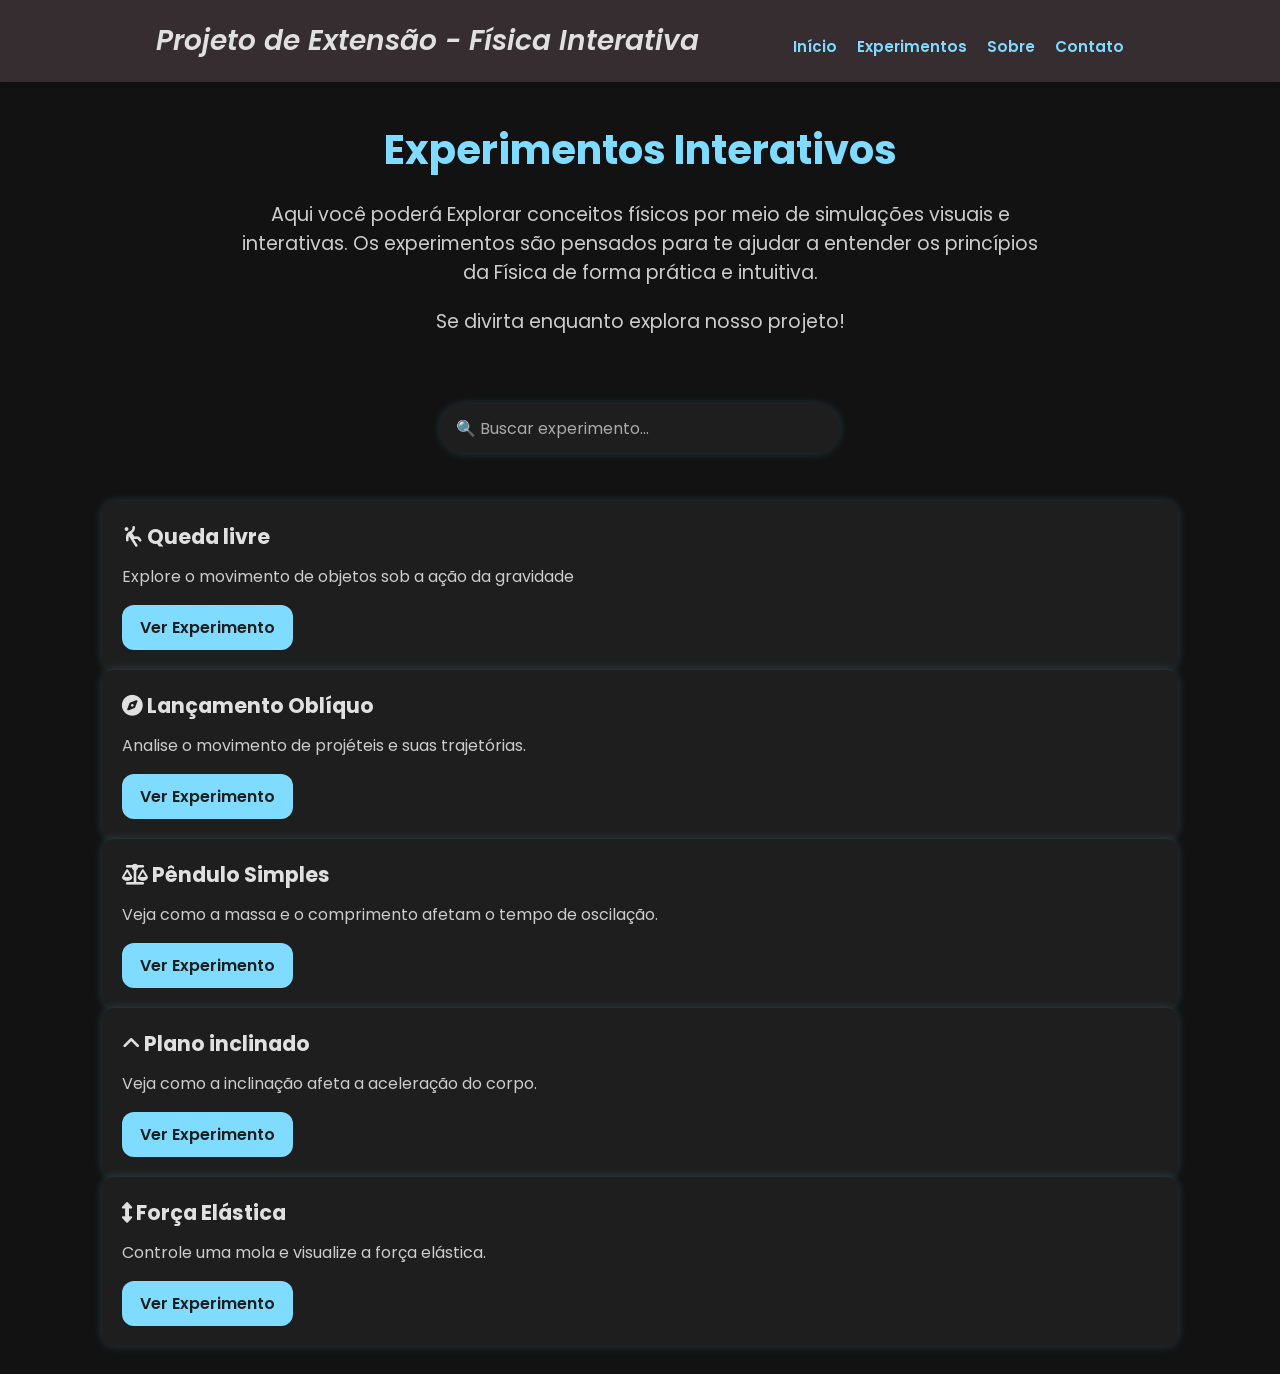
<file: experimentos.html>
<!DOCTYPE html>
<html lang="pt-br">
<head>
    <meta charset="UTF-8">
    <meta name="viewport" content="width=device-width, initial-scale=1.0">

    <!-- CSS -->
    <link href="static/src/css/experimentos_style.css" rel="stylesheet">

    <!-- Fonts -->
    <link rel="preconnect" href="https://fonts.googleapis.com">
    <link rel="preconnect" href="https://fonts.gstatic.com" crossorigin>
    <link href="https://fonts.googleapis.com/css2?family=Oswald:wght@200..700&family=Poppins:ital,wght@0,100;0,200;0,300;0,400;0,500;0,600;0,700;0,800;0,900;1,100;1,200;1,300;1,400;1,500;1,600;1,700;1,800;1,900&display=swap" rel="stylesheet">

    <link href="https://fonts.googleapis.com/css2?family=Great+Vibes&family=Oswald:wght@200..700&family=Playfair+Display:ital,wght@0,400..900;1,400..900&family=Poppins:ital,wght@0,100;0,200;0,300;0,400;0,500;0,600;0,700;0,800;0,900;1,100;1,200;1,300;1,400;1,500;1,600;1,700;1,800;1,900&display=swap" rel="stylesheet">

    <!-- Font Awesome -->
    <link rel="stylesheet" href="https://cdnjs.cloudflare.com/ajax/libs/font-awesome/6.5.1/css/all.min.css">

    <title>Experimentos</title>
</head>
<body>

<input type="checkbox" id="menu-toggle" />
<label for="menu-toggle" class="menu-icon">
  <i class="fa-solid fa-bars icon-bars"></i>
  <i class="fa-solid fa-xmark icon-close"></i>
</label>

<nav id="sidebar">
  <ul>
    <li><a href="index.html">Início</a></li>
    <li><a href="experimentos.html">Experimentos</a></li>
    <li><a href="index.html#sobre-projeto">Sobre</a></li>
    <li><a href="index.html#footer">Contato</a></li>
  </ul>
</nav>

<header>
    <nav id="navbar">
        <i id="nav_logo">Projeto de Extensão - Física Interativa</i>
        <ul id="nav_list">
            <li class="nav_item"><a href="index.html">Início</a></li>
            <li class="nav_item"><a href="experimentos.html">Experimentos</a></li>
            <li class="nav_item"><a href="index.html#sobre-projeto">Sobre</a></li>
            <li class="nav_item"><a href="index.html#footer">Contato</a></li>
        </ul>
    </nav>
</header>

<main>

<section id="intro-experimentos">
    <h1>Experimentos Interativos</h1>

    <p class="subdescricao">
        Aqui você poderá <span>Explorar</span> conceitos físicos por meio de simulações visuais e interativas.
        Os experimentos são pensados para te ajudar a entender os princípios da Física de forma prática e intuitiva.
    </p>

    <p class="subdescricao">
        <span>Se divirta enquanto explora nosso</span> projeto!
    </p>
</section>

<div class="busca-container">
    <input type="text" id="busca" placeholder="🔍 Buscar experimento...">
</div>

<section class="experimento-grid">

    <div class="experimento-card">
        <h3><i class="fa-solid fa-person-falling"></i> Queda livre</h3>
        <p>Explore o movimento de objetos sob a ação da gravidade</p>
        <a href="html-experimentos/experimento-queda-livre.html"
           class="btn-default"
           title="Clique para acessar o experimento">
           Ver Experimento
        </a>
    </div>

    <div class="experimento-card">
        <h3><i class="fas fa-compass"></i> Lançamento Oblíquo</h3>
        <p>Analise o movimento de projéteis e suas trajetórias.</p>
        <a href="html-experimentos/experimento-lancamento-obliquo.html" class="btn-default" title ='Clique para acessar o experimento'>Ver Experimento</a>
    </div>

    <div class="experimento-card">
        <h3><i class="fas fa-balance-scale"></i> Pêndulo Simples</h3>
        <p>Veja como a massa e o comprimento afetam o tempo de oscilação.</p>
        <a href="html-experimentos/experimento-pendulo-simples.html" class="btn-default" title ='Clique para acessar o experimento'>Ver Experimento</a>
    </div>

    <div class="experimento-card">
        <h3><i class="fas fa-angle-up"></i> Plano inclinado</h3>
        <p>Veja como a inclinação afeta a aceleração do corpo.</p>
        <a href="html-experimentos/experimento-plano-inclinado.html" class="btn-default">Ver Experimento</a>
    </div>

    <div class="experimento-card">
        <h3><i class="fas fa-arrows-alt-v"></i> Força Elástica</h3>
        <p>Controle uma mola e visualize a força elástica.</p>
        <a href="#" class="btn-default">Ver Experimento</a>
    </div>

</section>

</main>

<script>
document.getElementById('busca').addEventListener('input', function () {
  const cards = document.querySelectorAll('.experimento-card');
  const query = this.value.toLowerCase();

  cards.forEach(card => {
    const titulo = card.querySelector('h3').textContent.toLowerCase();
    card.style.display = titulo.includes(query) ? '' : 'none';
  });
});
</script>

</body>
</html>
</file>
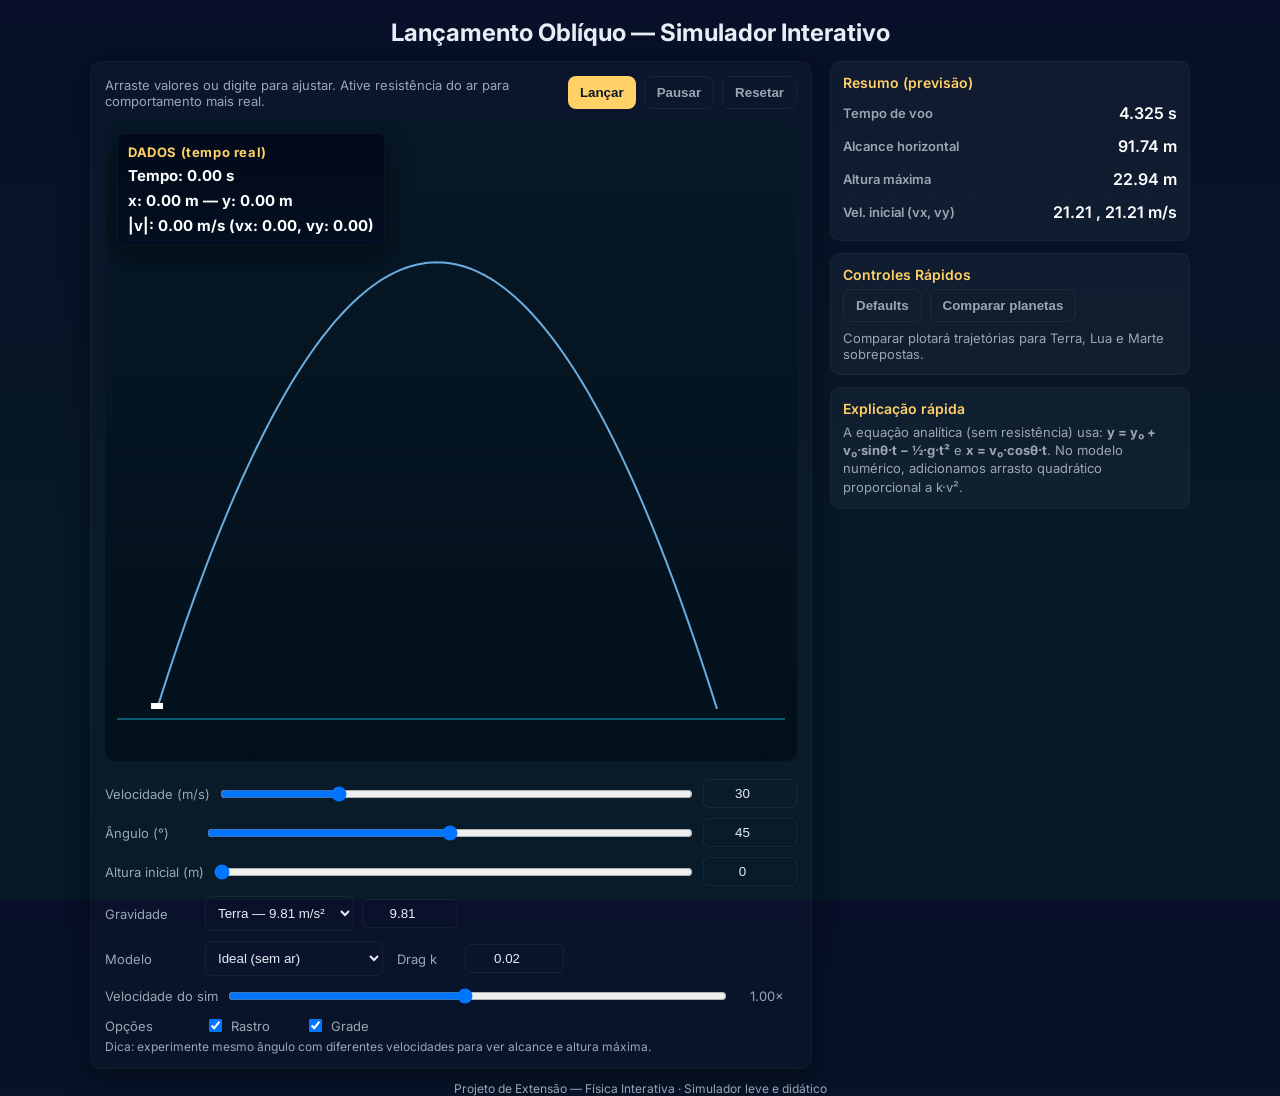
<file: html-experimentos/experimento-lancamento-obliquo.html>
<!DOCTYPE html>
<html lang="pt-br">
<head>
<meta charset="utf-8" />
<meta name="viewport" content="width=device-width,initial-scale=1" />
<title>Experimento: Lançamento Oblíquo — Física Interativa</title>

<!-- Fonte leve -->
<link rel="preconnect" href="https://fonts.googleapis.com">
<link rel="preconnect" href="https://fonts.gstatic.com" crossorigin>
<link href="https://fonts.googleapis.com/css2?family=Inter:wght@300;400;600;700&display=swap" rel="stylesheet">

<style>
  :root{
    --bg:#0f1724;
    --panel:#0b1220;
    --accent:#ffd166;
    --muted:#9aa7b2;
    --success:#7ee7c6;
    --danger:#ff6b6b;
    --card: rgba(255,255,255,0.04);
  }
  html,body{height:100%;margin:0;font-family:Inter,system-ui,-apple-system,Segoe UI,Roboto,"Helvetica Neue",Arial;}
  body{background:linear-gradient(180deg,#071028 0%, #071827 60%);color:#e6eef6;display:flex;flex-direction:column;align-items:center;padding:18px;box-sizing:border-box;}
  .container{max-width:1100px;width:100%;display:grid;grid-template-columns: 1fr 360px;gap:18px;align-items:start;}
  @media (max-width:980px){ .container{grid-template-columns:1fr; padding-bottom:36px;} }

  /* Canvas card */
  .card{
    background:linear-gradient(180deg, rgba(255,255,255,0.02), rgba(255,255,255,0.01));
    border-radius:12px;padding:14px;box-shadow: 0 6px 24px rgba(3,6,12,0.6);border:1px solid rgba(255,255,255,0.03);
  }
  .sim-wrap{display:flex;flex-direction:column;gap:12px;}
  /* viewport height kept generous on desktop, responsive on mobile below */
  #viewport{width:100%;height:640px;background:linear-gradient(180deg,#071827 0%, #02101a 100%);border-radius:10px;display:flex;align-items:flex-end;justify-content:center;padding:12px;box-sizing:border-box;position:relative;overflow:hidden;}
  canvas{background:transparent;border-radius:8px;display:block;width:100%;height:100%;}

  /* Controls */
  .controls{display:flex;flex-direction:column;gap:10px;}
  .row{display:flex;gap:8px;align-items:center;}
  label{font-size:13px;color:var(--muted);min-width:92px;}
  input[type="range"]{flex:1;}
  input[type="number"]{width:80px;background:transparent;color:inherit;border:1px solid rgba(255,255,255,0.06);padding:6px;border-radius:6px;text-align:center;}
  select{background:transparent;color:inherit;border:1px solid rgba(255,255,255,0.06);padding:8px;border-radius:6px;}
  .btns{display:flex;gap:8px;flex-wrap:wrap;}
  button{background:var(--accent);border:none;padding:8px 12px;border-radius:8px;color:#071827;font-weight:600;cursor:pointer;}
  .btn-ghost{background:transparent;border:1px solid rgba(255,255,255,0.06);color:var(--muted);padding:8px 12px;border-radius:8px;cursor:pointer;}
  .small{font-size:13px;color:var(--muted);}

  /* Right panel */
  .panel{display:flex;flex-direction:column;gap:12px;}
  .group{background:var(--card);padding:12px;border-radius:10px;border:1px solid rgba(255,255,255,0.03);}
  .h{font-weight:600;color:var(--accent);margin-bottom:6px;font-size:14px;}
  .metric{display:flex;justify-content:space-between;align-items:center;font-weight:600;padding:6px 0;border-bottom:1px dashed rgba(255,255,255,0.02);}
  .metric:last-child{border-bottom:0;}
  .metric .v{color:#fff;font-size:16px;}
  .muted{color:var(--muted);font-size:13px;}
  .hud{
    position:absolute;left:12px;top:12px;background:linear-gradient(180deg, rgba(2,8,23,0.85), rgba(2,12,30,0.7));
    padding:10px;border-radius:8px;border:1px solid rgba(255,255,255,0.04);backdrop-filter: blur(4px);box-shadow:0 8px 24px rgba(0,0,0,0.5);
  }
  .hud h4{margin:0;color:var(--accent);font-size:13px;letter-spacing:0.6px;}
  .hud .line{font-weight:700;margin-top:6px;font-size:15px;color:#fff;}
  .controls .small-note{font-size:12px;color:var(--muted);margin-top:-6px;}

  /* footer small */
  .footer-note{font-size:12px;color:var(--muted);text-align:center;margin-top:12px;}

  /* MOBILE: ajusta viewport e HUD para caber corretamente em portrait */
  @media (max-width: 600px){
    /* usa uma altura proporcional à largura (16:9) mas com min-height */
    #viewport{height: calc(min(420px, 56.25vw)); min-height:220px; padding:10px;}
    .hud{left:8px;top:8px;padding:8px;}
    .hud .line{font-size:13px;}
    .card{padding:10px;}
    label{min-width:74px;}
    input[type="number"]{width:68px;}
  }
</style>
</head>
<body>

<h2 style="margin:0 0 14px 0;">Lançamento Oblíquo — Simulador Interativo</h2>

<div class="container">

  <!-- Left: Canvas & controls -->
  <div class="card sim-wrap">
    <div style="display:flex;justify-content:space-between;align-items:center;">
      <div class="small">Arraste valores ou digite para ajustar. Ative resistência do ar para comportamento mais real.</div>
      <div style="display:flex;gap:8px;">
        <button id="btn-launch">Lançar</button>
        <button id="btn-pause" class="btn-ghost">Pausar</button>
        <button id="btn-reset" class="btn-ghost">Resetar</button>
      </div>
    </div>

    <div id="viewport" style="min-height:420px;">
      <canvas id="scene" width="900" height="560"></canvas>

      <!-- HUD overlay (grande, legível) -->
      <div class="hud" id="hud">
        <h4>DADOS (tempo real)</h4>
        <div class="line" id="hud-time">Tempo: 0.00 s</div>
        <div class="line" id="hud-pos">x: 0.00 m — y: 0.00 m</div>
        <div class="line" id="hud-vel">|v|: 0.00 m/s (vx: 0.00, vy: 0.00)</div>
      </div>
    </div>

    <!-- controls -->
    <div class="controls" style="margin-top:6px;">
      <div class="row">
        <label>Velocidade (m/s)</label>
        <input id="speed-range" type="range" min="1" max="120" value="30">
        <input id="speed-num" type="number" min="0" max="500" value="30" step="1">
      </div>

      <div class="row">
        <label>Ângulo (°)</label>
        <input id="angle-range" type="range" min="0" max="90" value="45">
        <input id="angle-num" type="number" min="0" max="90" value="45" step="0.1">
      </div>

      <div class="row">
        <label>Altura inicial (m)</label>
        <input id="height-range" type="range" min="0" max="200" value="0">
        <input id="height-num" type="number" min="0" max="1000" value="0" step="0.1">
      </div>

      <div class="row">
        <label>Gravidade</label>
        <select id="gravity-select">
          <option value="9.81">Terra — 9.81 m/s²</option>
          <option value="1.62">Lua — 1.62 m/s²</option>
          <option value="3.71">Marte — 3.71 m/s²</option>
          <option value="0">Personalizada</option>
        </select>
        <input id="gravity-num" type="number" min="0" max="50" value="9.81" step="0.01" style="width:82px;">
      </div>

      <div class="row">
        <label>Modelo</label>
        <select id="model-select">
          <option value="analytic">Ideal (sem ar)</option>
          <option value="drag">Numérico (com arrasto)</option>
        </select>

        <label style="min-width:60px;margin-left:6px;" class="small">Drag k</label>
        <input id="drag-k" type="number" min="0" max="1" step="0.001" value="0.02" style="width:85px;">
      </div>

      <div class="row">
        <label>Velocidade do sim</label>
        <input id="speedFactor" type="range" min="0.1" max="2" step="0.05" value="1">
        <div style="width:60px;text-align:center;" class="small mute" id="speedFactorLabel">1.00×</div>
      </div>

      <div class="row">
        <label>Opções</label>
        <div style="display:flex;gap:8px;">
          <label style="display:flex;align-items:center;gap:6px;"><input type="checkbox" id="trail-cb" checked> Rastro</label>
          <label style="display:flex;align-items:center;gap:6px;"><input type="checkbox" id="grid-cb" checked> Grade</label>
        </div>
      </div>

      <div class="small-note">Dica: experimente mesmo ângulo com diferentes velocidades para ver alcance e altura máxima.</div>
    </div>
  </div>

  <!-- Right: info and computed metrics -->
  <aside class="panel">
    <div class="group">
      <div class="h">Resumo (previsão)</div>
      <div class="metric"><div class="muted">Tempo de voo</div><div class="v" id="m-time">— s</div></div>
      <div class="metric"><div class="muted">Alcance horizontal</div><div class="v" id="m-range">— m</div></div>
      <div class="metric"><div class="muted">Altura máxima</div><div class="v" id="m-hmax">— m</div></div>
      <div class="metric"><div class="muted">Vel. inicial (vx, vy)</div><div class="v" id="m-v0">— m/s</div></div>
    </div>

    <div class="group">
      <div class="h">Controles Rápidos</div>
      <div style="display:flex;gap:8px;flex-wrap:wrap;">
        <button id="btn-fill-defaults" class="btn-ghost">Defaults</button>
        <button id="btn-compare" class="btn-ghost">Comparar planetas</button>
      </div>
      <div class="muted" style="margin-top:8px;font-size:13px;">Comparar plotará trajetórias para Terra, Lua e Marte sobrepostas.</div>
    </div>

    <div class="group">
      <div class="h">Explicação rápida</div>
      <div class="muted" style="font-size:13px;line-height:1.4;">
        A equação analítica (sem resistência) usa: <strong>y = y₀ + v₀·sinθ·t − ½·g·t²</strong> e
        <strong>x = v₀·cosθ·t</strong>. No modelo numérico, adicionamos arrasto quadrático proporcional a k·v².
      </div>
    </div>

  </aside>
</div>

<p class="footer-note">Projeto de Extensão — Física Interativa · Simulador leve e didático</p>

<script>
/* -----------------------
   Setup & utilities (apenas responsividade alterada)
   ----------------------- */
const canvas = document.getElementById('scene');
const ctx = canvas.getContext('2d');

/* IMPORTANT: CW and CH will represent CSS pixels (logical pixels visible on screen).
   Backing buffer (canvas.width/height) will be set to CSS * devicePixelRatio for sharpness.
*/
let CW = canvas.clientWidth || 900;
let CH = canvas.clientHeight || 560;

function resizeCanvas(){ // adapt to container width while keeping aspect ratio and HiDPI
  const rect = canvas.getBoundingClientRect();
  // allow smaller minimums to fit narrow phones (fixed per your report)
  const cssW = Math.max(280, Math.floor(rect.width));
  // use a reasonable min height so ground stays visible
  const cssH = Math.max(200, Math.floor(rect.height));

  const dpr = window.devicePixelRatio || 1;

  // Set backing buffer size in physical pixels for crisp rendering
  canvas.width = Math.round(cssW * dpr);
  canvas.height = Math.round(cssH * dpr);

  // Keep CSS display size
  canvas.style.width = cssW + 'px';
  canvas.style.height = cssH + 'px';

  // Map drawing units to CSS pixels (so existing drawing math that uses CW/CH continues to work)
  ctx.setTransform(dpr,0,0,dpr,0,0);

  // Update globals (CSS pixels)
  CW = cssW;
  CH = cssH;
}

/* Observe size changes of the viewport (handles keyboard, safe-area, orientation, UI chrome) */
const viewport = document.getElementById('viewport');
const ro = new ResizeObserver(()=>{ resizeCanvas(); drawOnce(); });
ro.observe(viewport);

/* Also reflow on orientation change (some mobiles change available height) */
window.addEventListener('orientationchange', ()=>{ setTimeout(()=>{ resizeCanvas(); drawOnce(); }, 120); });

/* initial size */
resizeCanvas();

/* Elements (unchanged) */
const speedRange = document.getElementById('speed-range');
const speedNum = document.getElementById('speed-num');
const angleRange = document.getElementById('angle-range');
const angleNum = document.getElementById('angle-num');
const heightRange = document.getElementById('height-range');
const heightNum = document.getElementById('height-num');
const gravitySelect = document.getElementById('gravity-select');
const gravityNum = document.getElementById('gravity-num');
const modelSelect = document.getElementById('model-select');
const dragK = document.getElementById('drag-k');
const btnLaunch = document.getElementById('btn-launch');
const btnPause = document.getElementById('btn-pause');
const btnReset = document.getElementById('btn-reset');
const btnDefaults = document.getElementById('btn-fill-defaults');
const btnCompare = document.getElementById('btn-compare');
const speedFactor = document.getElementById('speedFactor');
const speedFactorLabel = document.getElementById('speedFactorLabel');
const trailCb = document.getElementById('trail-cb');
const gridCb = document.getElementById('grid-cb');

const hudTime = document.getElementById('hud-time');
const hudPos = document.getElementById('hud-pos');
const hudVel = document.getElementById('hud-vel');

const mTime = document.getElementById('m-time');
const mRange = document.getElementById('m-range');
const mHmax = document.getElementById('m-hmax');
const mV0 = document.getElementById('m-v0');

/* Sync range + number inputs */
function syncRangeInput(rangeEl, numEl){
  rangeEl.addEventListener('input', ()=>{ numEl.value = rangeEl.value; updatePreview(); });
  numEl.addEventListener('input', ()=>{ rangeEl.value = numEl.value; updatePreview(); });
}
syncRangeInput(speedRange, speedNum);
syncRangeInput(angleRange, angleNum);
syncRangeInput(heightRange, heightNum);

/* Gravity select */
gravitySelect.addEventListener('change', () => {
  const v = parseFloat(gravitySelect.value);
  if (v === 0){ gravityNum.disabled = false; gravityNum.value = 9.81; }
  else { gravityNum.disabled = true; gravityNum.value = v; }
  updatePreview();
});
gravityNum.addEventListener('input', updatePreview);

/* speed factor label */
speedFactor.addEventListener('input', ()=> speedFactorLabel.textContent = Number(speedFactor.value).toFixed(2) + '×');

/* Defaults */
btnDefaults.addEventListener('click', () => {
  speedNum.value = 30; speedRange.value = 30;
  angleNum.value = 45; angleRange.value = 45;
  heightNum.value = 0; heightRange.value = 0;
  gravitySelect.value = '9.81'; gravityNum.value = 9.81; gravityNum.disabled = true;
  modelSelect.value = 'analytic'; dragK.value = 0.02; speedFactor.value = 1; speedFactorLabel.textContent='1.00×';
  updatePreview(); drawOnce();
});

/* Compare trajectories (Terra/Lua/Marte) */
btnCompare.addEventListener('click', ()=>{
  const initial = currentInputs();
  simulateComparison(initial);
});

/* Basic state */
let running = false;
let paused = false;
let lastTimestamp = null;
let tSim = 0; // simulation time in seconds
let simTrail = [];
let colors = { projectile:'#FF6B6B', trail:'#FFB4B4', grid:'#073A4A', axis:'#0b5a6f' };

/* Convert degrees to radians */
const toRad = a => (a*Math.PI/180);

/* -----------------------
   Stable analytic metrics
   ----------------------- */
function analyticMetrics(v0, angleDeg, g, y0){
  const th = toRad(angleDeg);
  const v0y = v0*Math.sin(th);
  const v0x = v0*Math.cos(th);

  // handle zero gravity gracefully
  if (Math.abs(g) < 1e-9){
    return {
      tFlight: Infinity,
      hmax: (v0y > 0 ? Infinity : y0),
      range: Infinity,
      v0x,
      v0y
    };
  }

  const a = -0.5 * g;
  const b = v0y;
  const c = y0;

  const disc = b*b - 4*a*c;
  let tFlight = NaN;
  if (disc >= 0){
    const r1 = (-b + Math.sqrt(disc)) / (2*a);
    const r2 = (-b - Math.sqrt(disc)) / (2*a);
    tFlight = Math.max(r1, r2);
    if (tFlight < 0) tFlight = NaN;
  }

  const hmax = y0 + (v0y * v0y) / (2 * g);
  const range = isFinite(tFlight) ? v0x * tFlight : Infinity;
  return { tFlight, hmax, range, v0x, v0y };
}

/* Draw once preview (static) */
function drawOnce(){
  resizeCanvas();
  ctx.clearRect(0,0,CW,CH);
  if (gridCb.checked) drawGrid();
  drawGroundLine();
  const inputs = currentInputs();
  const metrics = analyticMetrics(inputs.v0, inputs.angle, inputs.g, inputs.h0);
  if (isFinite(metrics.tFlight)) drawPathAnalytic(inputs, metrics.range, metrics.hmax, 'rgba(125,200,255,0.85)');
  drawLauncher(inputs.h0);
}

/* Current inputs */
function currentInputs(){ return {
  v0: Number(speedNum.value),
  angle: Number(angleNum.value),
  h0: Math.max(0, Number(heightNum.value)),
  g: Number(gravityNum.value),
  model: modelSelect.value,
  k: Number(dragK.value),
  speedFactor: Number(speedFactor.value)
};}

/* World -> screen mapping helpers (we compute scale to fit path)
   NOTE: adapt margin responsively: smaller margin on narrow screens so plotted path fits better.
*/
function computeScales(rangeMeters, maxHeightMeters){
  // responsive margin: less on small widths
  const margin = (CW < 420) ? 28 : 40;
  const availW = CW - margin*2;
  const availH = CH - margin*2;
  const xScale = (rangeMeters>0 && isFinite(rangeMeters))? (availW / (rangeMeters*1.05)) : (availW / 50);
  const yScale = (maxHeightMeters>0 && isFinite(maxHeightMeters))? (availH / (maxHeightMeters*1.2)) : (availH / 30);
  return { xScale, yScale, margin };
}

/* Draw grid (light) */
function drawGrid(){
  ctx.save();
  // subtle pattern; keep lightweight
  ctx.fillStyle = 'transparent';
  ctx.fillRect(0,0,CW,CH);
  ctx.restore();
}

/* Draw ground line */
function drawGroundLine(){
  ctx.save();
  ctx.strokeStyle = colors.axis; ctx.lineWidth = 2;
  const baseY = CH - 30;
  ctx.beginPath();
  ctx.moveTo(0, baseY);
  ctx.lineTo(CW, baseY);
  ctx.stroke();
  ctx.restore();
}

/* Draw launcher (left bottom) at height h0 */
function drawLauncher(h0){
  const metrics = analyticMetrics(Number(speedNum.value), Number(angleNum.value), Number(gravityNum.value), h0);
  const sc = computeScales(Math.max(metrics.range || 20, 20), Math.max(metrics.hmax || 10, 10));
  const {xScale,yScale,margin} = sc;
  const baseY = CH - margin;
  const lx = margin;
  const ly = baseY - h0 * yScale;
  ctx.save();
  ctx.fillStyle = '#fff';
  ctx.fillRect(lx-6, ly-6, 12, 6);
  ctx.restore();
}

/* Draw analytic path preview (optimized) */
function drawPathAnalytic(inputs, range, hmax, color='#77dd77'){
  const met = analyticMetrics(inputs.v0, inputs.angle, inputs.g, inputs.h0);
  if (!isFinite(met.tFlight)) return;
  const {xScale,yScale,margin} = computeScales(Math.max(range, 20), Math.max(hmax, 10));
  const baseY = CH - margin;

  ctx.save();
  ctx.strokeStyle = color; ctx.lineWidth = 2;
  ctx.beginPath();
  for (let i=0;i<=200;i++){
    const tt = (i/200) * met.tFlight;
    const x = inputs.v0*Math.cos(toRad(inputs.angle))*tt;
    const y = inputs.h0 + inputs.v0*Math.sin(toRad(inputs.angle))*tt - 0.5*inputs.g*tt*tt;
    const sx = margin + x*xScale;
    const sy = baseY - y*yScale;
    if (i===0) ctx.moveTo(sx,sy); else ctx.lineTo(sx,sy);
  }
  ctx.stroke();
  ctx.restore();
}

/* Convert world coords (meters) to screen */
function worldToScreen(xm, ym, rangeMeters, maxHeightMeters){
  const {xScale,yScale,margin} = computeScales(Math.max(rangeMeters, 20), Math.max(maxHeightMeters, 10));
  const baseY = CH - margin;
  const sx = margin + xm * xScale;
  const sy = baseY - ym * yScale;
  return {sx, sy};
}

/* -----------------------
   Simulation core
   ----------------------- */
let simState = { x:0, y:0, vx:0, vy:0, t:0 };
let simMetrics = {}; // cached metrics for analytic model

function prepareSimulation(){
  const inp = currentInputs();
  simMetrics = analyticMetrics(inp.v0, inp.angle, inp.g, inp.h0);
  // initial conditions
  const ang = toRad(inp.angle);
  simState.x = 0;
  simState.y = Math.max(0, inp.h0); // ensure non-negative
  simState.vx = inp.v0 * Math.cos(ang);
  simState.vy = inp.v0 * Math.sin(ang);
  simState.t = 0;
  simTrail = [];
  tSim = 0;
  lastTimestamp = null;
}

/* Launch handler */
btnLaunch.addEventListener('click', ()=>{
  prepareSimulation();
  running = true;
  paused = false;
  btnPause.textContent = 'Pausar';
  lastTimestamp = null;
  requestAnimationFrame(loop);
});

/* Pause/resume */
btnPause.addEventListener('click', ()=>{
  if (!running) return;
  paused = !paused;
  btnPause.textContent = paused ? 'Retomar' : 'Pausar';
});

/* Reset */
btnReset.addEventListener('click', ()=>{
  running = false; paused=false; lastTimestamp=null; tSim=0;
  simTrail = []; prepareSimulation(); drawOnce();
  hudTime.textContent = 'Tempo: 0.00 s';
  hudPos.textContent = 'x: 0.00 m — y: 0.00 m';
  hudVel.textContent = '|v|: 0.00 m/s (vx: 0.00, vy: 0.00)';
});

/* Update preview & metrics */
function updatePreview(){
  const inp = currentInputs();
  const metrics = analyticMetrics(inp.v0, inp.angle, inp.g, inp.h0);
  mTime.textContent = isFinite(metrics.tFlight)? metrics.tFlight.toFixed(3)+' s' : '—';
  mRange.textContent = isFinite(metrics.range)? metrics.range.toFixed(2)+' m' : '—';
  mHmax.textContent = isFinite(metrics.hmax)? metrics.hmax.toFixed(2)+' m' : '—';
  mV0.textContent = `${metrics.v0x.toFixed(2)} , ${metrics.v0y.toFixed(2)} m/s`;
  drawOnce();
}
updatePreview();

/* Comparison simulation (overlay Terra/Lua/Marte) */
function simulateComparison(initial){
  drawOnce();
  const planets = [{g:9.81,c:'#FF9F1C',name:'Terra'},{g:1.62,c:'#7BE495',name:'Lua'},{g:3.71,c:'#6EA8FE',name:'Marte'}];
  for (const p of planets){
    const met = analyticMetrics(initial.v0, initial.angle, p.g, initial.h0);
    if (!isFinite(met.tFlight)) continue;
    const {xScale,yScale,margin} = computeScales(Math.max(met.range, 20), Math.max(met.hmax, 10));
    const baseY = CH - margin;
    ctx.save(); ctx.strokeStyle = p.c; ctx.lineWidth = 2;
    ctx.beginPath();
    for (let i=0;i<=200;i++){
      const tt = (i/200)*met.tFlight;
      const x = initial.v0*Math.cos(toRad(initial.angle))*tt;
      const y = initial.h0 + initial.v0*Math.sin(toRad(initial.angle))*tt - 0.5*p.g*tt*tt;
      const sx = margin + x*xScale;
      const sy = baseY - y*yScale;
      if (i===0) ctx.moveTo(sx,sy); else ctx.lineTo(sx,sy);
    }
    ctx.stroke(); ctx.restore();
  }
}

/* Main loop */
function loop(timestamp){
  if (!running) return;
  if (paused){ lastTimestamp = timestamp; requestAnimationFrame(loop); return; }
  if (!lastTimestamp) lastTimestamp = timestamp;
  let dtReal = (timestamp - lastTimestamp) / 1000; // seconds
  // clamp to avoid huge jumps if tab was inactive or frame delay big
  dtReal = Math.min(dtReal, 0.05); // clamp ≈ 20 FPS worst-case
  lastTimestamp = timestamp;
  const sf = Number(speedFactor.value);
  const dt = dtReal * sf;

  // update sim time
  tSim += dt;

  const inp = currentInputs();
  if (inp.model === 'analytic'){
    // Use analytic formulas to set position based on tSim
    simState.t = tSim;
    const th = toRad(inp.angle);
    const x = inp.v0 * Math.cos(th) * simState.t;
    const y = inp.h0 + inp.v0 * Math.sin(th) * simState.t - 0.5 * inp.g * simState.t * simState.t;
    const vx = inp.v0 * Math.cos(th);
    const vy = inp.v0 * Math.sin(th) - inp.g * simState.t;

    simState.x = x; simState.y = y; simState.vx = vx; simState.vy = vy;
    simTrail.push({x,y});
    // Parar somente se tocar o solo enquanto estiver descendo e sim já progrediu um pouco
    if (simState.y <= 0 && simState.vy <= 0 && simState.t > 0.02){
      simState.y = 0;
      running = false;
    }
  } else {
    // Numerical integration with quadratic drag: dv/dt = -g + (-k/m) * v * v_dir
    const k = Number(inp.k);
    const m = 1.0; // assume 1 kg mass (k scaled accordingly)
    // semi-implicit Euler
    const v = Math.hypot(simState.vx, simState.vy);
    const ax_drag = (v>0) ? (-k/m) * simState.vx * v : 0;
    const ay_drag = (v>0) ? (-k/m) * simState.vy * v : 0;
    const ax = ax_drag;
    const ay = -inp.g + ay_drag;
    // update velocity
    simState.vx += ax * dt;
    simState.vy += ay * dt;
    // update position
    simState.x += simState.vx * dt;
    simState.y += simState.vy * dt;
    simState.t += dt;
    simTrail.push({x: simState.x, y: simState.y});
    // Stop if touches ground and is descending
    if (simState.y <= 0 && simState.vy <= 0 && simState.t > 0.02){
      simState.y = 0;
      running = false;
    }
  }

  // draw
  renderFrame();

  // update HUD
  const speed = Math.hypot(simState.vx, simState.vy);
  hudTime.textContent = `Tempo: ${tSim.toFixed(2)} s`;
  hudPos.textContent = `x: ${Math.max(simState.x,0).toFixed(2)} m — y: ${Math.max(simState.y,0).toFixed(2)} m`;
  hudVel.textContent = `|v|: ${speed.toFixed(2)} m/s (vx: ${simState.vx.toFixed(2)}, vy: ${simState.vy.toFixed(2)})`;

  if (running) requestAnimationFrame(loop);
}

/* Render frame (draw ground, trail, projectile, axes & HUD already separate) */
function renderFrame(){
  ctx.clearRect(0,0,CW,CH);
  if (gridCb.checked) drawGrid(); // light grid
  drawGroundLine();

  // determine scale using analytic metrics for sizing
  const metrics = analyticMetrics(Number(speedNum.value), Number(angleNum.value), Number(gravityNum.value), Number(heightNum.value));
  const maxRangeGuess = Math.max((isFinite(metrics.range)?metrics.range:10), simState.x + 10);
  const maxHGuess = Math.max((isFinite(metrics.hmax)?metrics.hmax:10), simState.y + 10);
  const {xScale,yScale,margin} = computeScales(maxRangeGuess, maxHGuess);
  const baseY = CH - margin;

  // draw trail
  if (trailCb.checked && simTrail.length>0){
    ctx.save();
    ctx.strokeStyle = colors.trail; ctx.lineWidth = 2; ctx.globalAlpha = 0.95;
    ctx.beginPath();
    for (let i=0;i<simTrail.length;i++){
      const p = simTrail[i];
      const {sx,sy} = worldToScreen(p.x, Math.max(p.y,0), maxRangeGuess, maxHGuess);
      if (i===0) ctx.moveTo(sx,sy); else ctx.lineTo(sx,sy);
    }
    ctx.stroke();
    ctx.restore();
  }

  // draw projectile
  if (simState.y >= 0){
    const pos = worldToScreen(simState.x, simState.y, maxRangeGuess, maxHGuess);
    ctx.save();
    ctx.beginPath();
    ctx.fillStyle = colors.projectile;
    ctx.arc(pos.sx, pos.sy, Math.max(6, Math.min(12, CW*0.01)), 0, Math.PI*2);
    ctx.fill();
    ctx.restore();
  }

  // draw predicted landing vertical (dashed) if analytic available
  if (isFinite(metrics.tFlight)){
    const landX = metrics.range;
    const landScreen = worldToScreen(landX, 0, maxRangeGuess, maxHGuess);
    ctx.save();
    ctx.setLineDash([6,6]); ctx.strokeStyle = 'rgba(255,255,255,0.08)'; ctx.lineWidth = 1.5;
    ctx.beginPath(); ctx.moveTo(landScreen.sx, baseY); ctx.lineTo(landScreen.sx, baseY-8); ctx.stroke();
    ctx.restore();
  }

  // axis ticks (meters)
  ctx.save();
  ctx.fillStyle = 'rgba(255,255,255,0.06)';
  ctx.font = '11px Inter';
  const niceXStep = chooseNiceStep((CW - margin*2) / ( (xScale>0) ? xScale : 1 ));
  for (let xm=0; xm<=maxRangeGuess; xm += niceXStep){
    const s = worldToScreen(xm, 0, maxRangeGuess, maxHGuess);
    ctx.fillRect(s.sx-0.5, baseY, 1, 6);
    ctx.fillText(`${Math.round(xm)} m`, s.sx-10, baseY+18);
  }
  ctx.restore();
}

/* Utility: choose nice step for axis ticks */
function chooseNiceStep(maxMeters){
  const targetTicks = 8;
  const step = Math.pow(10, Math.floor(Math.log10(Math.max(1, maxMeters/targetTicks))));
  const candidates = [1,2,2.5,5,10];
  for (let c of candidates){
    const s = c * step;
    if ((maxMeters / s) <= 12) return s;
  }
  return step;
}

/* initialise and draw */
prepareSimulation();
drawOnce();

/* update preview when sliders changed */
document.querySelectorAll('input,select').forEach(e=>{
  e.addEventListener('change', updatePreview);
});
</script>
</body>
</html>
</file>
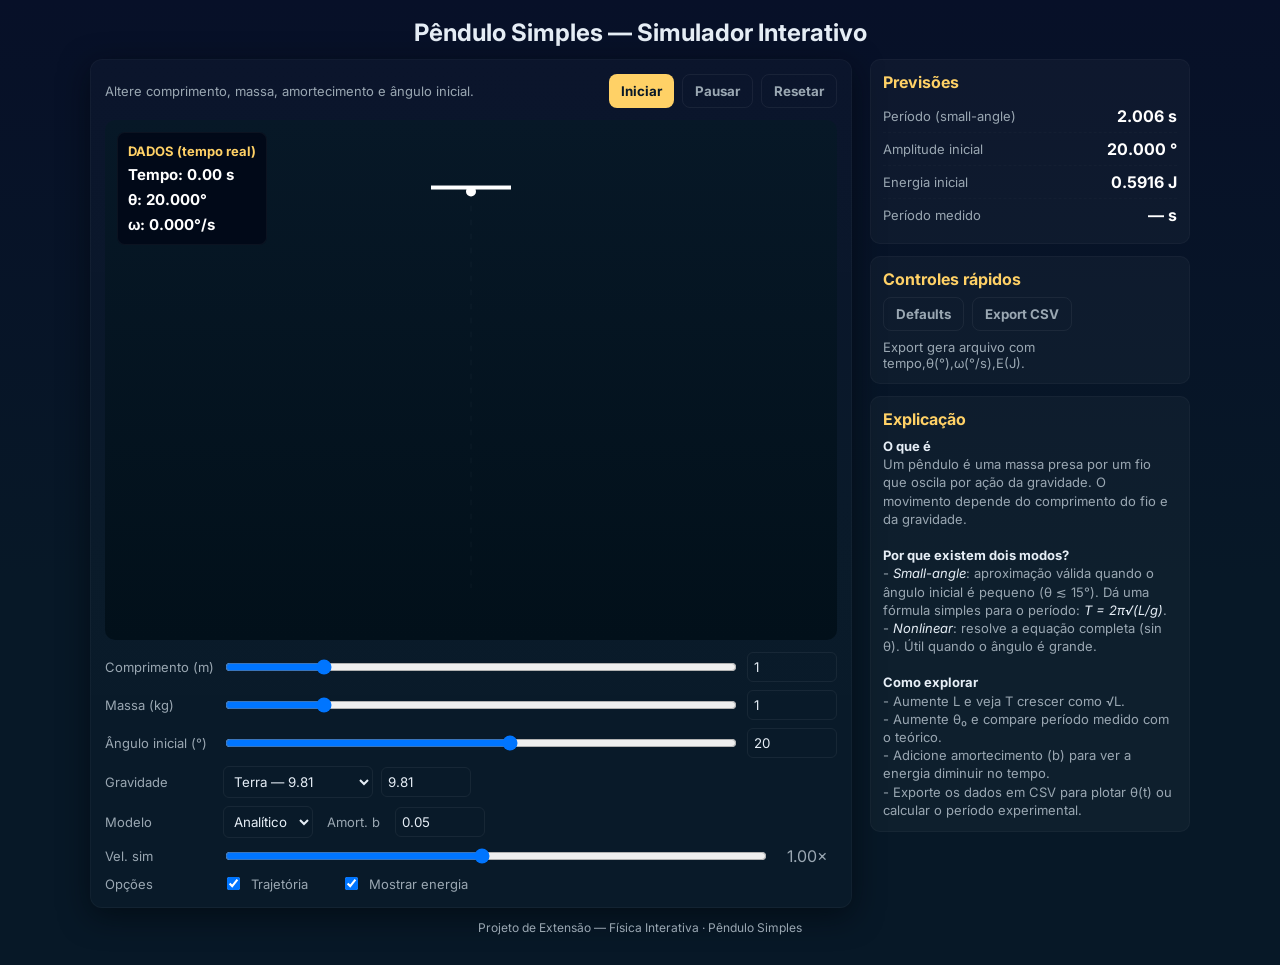
<file: html-experimentos/experimento-pendulo-simples.html>
<!DOCTYPE html>
<html lang="pt-br">
<head>
<meta charset="utf-8" />
<meta name="viewport" content="width=device-width,initial-scale=1" />
<title>Pêndulo Simples — Física Interativa</title>

<link rel="preconnect" href="https://fonts.googleapis.com">
<link rel="preconnect" href="https://fonts.gstatic.com" crossorigin>
<link href="https://fonts.googleapis.com/css2?family=Inter:wght@300;400;600;700&display=swap" rel="stylesheet">

<style>
:root{
  --bg:#071827; --accent:#FFD166; --muted:#9aa7b2; --panel: rgba(255,255,255,0.03);
  --hud-bg: rgba(2,8,23,0.85); --bob:#FF6B6B;
}
*{box-sizing:border-box;font-family:Inter,system-ui,-apple-system,Segoe UI,Roboto,"Helvetica Neue",Arial;color:#e6eef6}
body{margin:18px;background:linear-gradient(180deg,#071028 0%, #071827 60%);display:flex;flex-direction:column;align-items:center;min-height:100vh}
h2{margin:0 0 12px 0}
.container{width:100%;max-width:1100px;display:grid;grid-template-columns:1fr 320px;gap:18px;align-items:start}
@media (max-width:980px){ .container{grid-template-columns:1fr;padding:12px} }

.card{background:linear-gradient(180deg, rgba(255,255,255,0.02), rgba(255,255,255,0.01));padding:14px;border-radius:12px;border:1px solid var(--panel);box-shadow:0 8px 30px rgba(2,6,12,0.6)}
/* viewport: desktop generous height, mobile responsive below */
#viewport{height:520px;border-radius:10px;background:linear-gradient(180deg,#071827,#02101a);position:relative;overflow:hidden;padding:12px;display:flex;align-items:center;justify-content:center}
canvas{width:100%;height:100%;display:block;border-radius:6px;background:transparent}

.controls{margin-top:12px;display:flex;flex-direction:column;gap:8px}
.row{display:flex;gap:8px;align-items:center}
label{min-width:110px;color:var(--muted);font-size:13px}
input[type="range"]{flex:1}
input[type="number"], select{width:90px;padding:6px;border-radius:6px;border:1px solid rgba(255,255,255,0.06);background:transparent;color:inherit}
#gravity-select{min-width:150px;width:150px}
button{background:var(--accent);border:none;padding:8px 12px;border-radius:8px;color:#071827;font-weight:700;cursor:pointer}
.btn-ghost{background:transparent;border:1px solid rgba(255,255,255,0.06);color:var(--muted);padding:8px 12px;border-radius:8px;cursor:pointer}

.hud{position:absolute;left:12px;top:12px;background:var(--hud-bg);padding:10px;border-radius:8px;border:1px solid rgba(255,255,255,0.04);backdrop-filter: blur(4px)}
.hud h4{margin:0;color:var(--accent);font-size:13px}
.hud .line{margin-top:6px;font-weight:700;color:#fff;font-size:15px}

.panel{display:flex;flex-direction:column;gap:12px}
.group{background:var(--panel);padding:12px;border-radius:10px;border:1px solid rgba(255,255,255,0.03)}
.h{color:var(--accent);font-weight:700;margin-bottom:8px}
.metric{display:flex;justify-content:space-between;align-items:center;padding:6px 0;border-bottom:1px dashed rgba(255,255,255,0.02)}
.metric:last-child{border-bottom:0}
.metric .v{font-weight:700;color:#fff}
.muted{color:var(--muted);font-size:13px}
.footer-note{text-align:center;color:var(--muted);font-size:12px;margin-top:12px}

/* MOBILE: ajustar viewport, HUD e margens para telas estreitas */
@media (max-width: 600px){
  #viewport{height: calc(min(520px, 56.25vw)); min-height:220px; padding:10px;}
  .hud{left:8px;top:8px;padding:8px;}
  .hud .line{font-size:13px;}
  label{min-width:86px}
  input[type="number"], select{width:78px}
  .card{padding:10px}
}
</style>
</head>
<body>

<h2>Pêndulo Simples — Simulador Interativo</h2>

<div class="container">
  <div class="card">
    <div style="display:flex;justify-content:space-between;align-items:center">
      <div class="muted">Altere comprimento, massa, amortecimento e ângulo inicial.</div>
      <div style="display:flex;gap:8px">
        <button id="btn-start">Iniciar</button>
        <button id="btn-pause" class="btn-ghost">Pausar</button>
        <button id="btn-reset" class="btn-ghost">Resetar</button>
      </div>
    </div>

    <div id="viewport" style="margin-top:12px">
      <canvas id="canvas" width="900" height="520"></canvas>

      <div class="hud" id="hud">
        <h4>DADOS (tempo real)</h4>
        <div class="line" id="hud-time">Tempo: 0.00 s</div>
        <div class="line" id="hud-angle">θ: 0.00°</div>
        <div class="line" id="hud-omega">ω: 0.00°/s</div>
      </div>
    </div>

    <div class="controls">
      <div class="row">
        <label>Comprimento (m)</label>
        <input id="length-range" type="range" min="0.1" max="5" step="0.01" value="1">
        <input id="length-num" type="number" min="0.1" max="20" step="0.01" value="1" style="width:90px">
      </div>

      <div class="row">
        <label>Massa (kg)</label>
        <input id="mass-range" type="range" min="0.1" max="5" step="0.1" value="1">
        <input id="mass-num" type="number" min="0.1" max="50" step="0.1" value="1" style="width:90px">
      </div>

      <div class="row">
        <label>Ângulo inicial (°)</label>
        <input id="angle-range" type="range" min="-170" max="170" step="0.1" value="20">
        <input id="angle-num" type="number" min="-170" max="170" step="0.1" value="20" style="width:90px">
      </div>

      <div class="row">
        <label>Gravidade</label>
        <select id="gravity-select">
          <option value="9.81">Terra — 9.81</option>
          <option value="1.62">Lua — 1.62</option>
          <option value="3.71">Marte — 3.71</option>
          <option value="0">Personalizada</option>
        </select>
        <input id="gravity-num" type="number" min="0" max="50" value="9.81" step="0.01" style="width:90px">
      </div>

      <div class="row">
        <label>Modelo</label>
        <select id="model-select">
          <option value="small">Analítico (small-angle)</option>
          <option value="nonlinear">Numérico (não linear)</option>
        </select>

        <label style="min-width:60px;margin-left:6px" class="muted">Amort. b</label>
        <input id="damping" type="number" min="0" max="5" step="0.001" value="0.05" style="width:90px">
      </div>

      <div class="row">
        <label>Vel. sim</label>
        <input id="speedFactor" type="range" min="0.1" max="2" step="0.05" value="1" style="flex:1">
        <div style="width:60px;text-align:center;color:var(--muted)" id="speedLabel">1.00×</div>
      </div>

      <div class="row" style="align-items:center">
        <label>Opções</label>
        <label style="display:flex;align-items:center;gap:8px"><input type="checkbox" id="trail" checked> Trajetória</label>
        <label style="display:flex;align-items:center;gap:8px"><input type="checkbox" id="energy" checked> Mostrar energia</label>
      </div>
    </div>
  </div>

  <aside class="panel">
    <div class="group">
      <div class="h">Previsões</div>
      <div class="metric"><div class="muted">Período (small-angle)</div><div class="v" id="m-period">— s</div></div>
      <div class="metric"><div class="muted">Amplitude inicial</div><div class="v" id="m-amp">— °</div></div>
      <div class="metric"><div class="muted">Energia inicial</div><div class="v" id="m-energy">— J</div></div>
      <div class="metric"><div class="muted">Período medido</div><div class="v" id="m-period-measured">— s</div></div>
    </div>

    <div class="group">
      <div class="h">Controles rápidos</div>
      <div style="display:flex;gap:8px;flex-wrap:wrap">
        <button id="btn-defaults" class="btn-ghost">Defaults</button>
        <button id="btn-export" class="btn-ghost">Export CSV</button>
      </div>
      <div class="muted" style="margin-top:8px">Export gera arquivo com tempo,θ(°),ω(°/s),E(J).</div>
    </div>

    <div class="group">
      <div class="h">Explicação</div>
      <div class="muted" style="line-height:1.4">
        <strong>O que é</strong><br>
        Um pêndulo é uma massa presa por um fio que oscila por ação da gravidade. O movimento depende do comprimento do fio e da gravidade.
        <br><br>
        <strong>Por que existem dois modos?</strong><br>
        - <em>Small-angle</em>: aproximação válida quando o ângulo inicial é pequeno (θ ≲ 15°). Dá uma fórmula simples para o período: <em>T = 2π√(L/g)</em>.<br>
        - <em>Nonlinear</em>: resolve a equação completa (sin θ). Útil quando o ângulo é grande.
        <br><br>
        <strong>Como explorar</strong><br>
        - Aumente L e veja T crescer como √L. <br>
        - Aumente θ₀ e compare período medido com o teórico. <br>
        - Adicione amortecimento (b) para ver a energia diminuir no tempo. <br>
        - Exporte os dados em CSV para plotar θ(t) ou calcular o período experimental.
      </div>
    </div>
  </aside>
</div>

<p class="footer-note">Projeto de Extensão — Física Interativa · Pêndulo Simples</p>

<script>
/* ======= Responsivity-only adjustments (canvas HiDPI + ResizeObserver) ======= */
/* Keep all physics & app logic untouched. Only canvas sizing + small responsive helpers changed. */

const canvas = document.getElementById('canvas');
const ctx = canvas.getContext('2d');
const viewport = document.getElementById('viewport');

const btnStart = document.getElementById('btn-start');
const btnPause = document.getElementById('btn-pause');
const btnReset = document.getElementById('btn-reset');
const btnDefaults = document.getElementById('btn-defaults');
const btnExport = document.getElementById('btn-export');

const lengthRange = document.getElementById('length-range');
const lengthNum = document.getElementById('length-num');
const massRange = document.getElementById('mass-range');
const massNum = document.getElementById('mass-num');
const angleRange = document.getElementById('angle-range');
const angleNum = document.getElementById('angle-num');
const gravitySelect = document.getElementById('gravity-select');
const gravityNum = document.getElementById('gravity-num');
const modelSelect = document.getElementById('model-select');
const dampingInput = document.getElementById('damping');
const trailCb = document.getElementById('trail');
const energyCb = document.getElementById('energy');
const speedFactor = document.getElementById('speedFactor');
const speedLabel = document.getElementById('speedLabel');

const hudTime = document.getElementById('hud-time');
const hudAngle = document.getElementById('hud-angle');
const hudOmega = document.getElementById('hud-omega');

const mPeriod = document.getElementById('m-period');
const mAmp = document.getElementById('m-amp');
const mEnergy = document.getElementById('m-energy');
const mPeriodMeasured = document.getElementById('m-period-measured');

let CW = canvas.clientWidth || 900; // CSS pixels visible
let CH = canvas.clientHeight || 520; // CSS pixels visible
const BOB_COLOR = '#FF6B6B';

/* Robust HiDPI resize based on CSS size of the canvas (keeps drawings inside visible area on mobile) */
function resizeCanvas(){
  const rect = canvas.getBoundingClientRect();
  // Allow smaller minimums to fit narrow phones
  const cssW = Math.max(280, Math.floor(rect.width));
  const cssH = Math.max(200, Math.floor(rect.height));

  const dpr = Math.max(1, window.devicePixelRatio || 1);

  // set backing buffer to physical pixels
  canvas.width = Math.round(cssW * dpr);
  canvas.height = Math.round(cssH * dpr);

  // keep CSS display size
  canvas.style.width = cssW + 'px';
  canvas.style.height = cssH + 'px';

  // set transform so that 1 unit = 1 CSS pixel in drawing ops
  ctx.setTransform(dpr, 0, 0, dpr, 0, 0);

  // update CSS-pixel globals used by drawing code
  CW = cssW;
  CH = cssH;
}

/* Observe viewport size changes (keyboard, browser chrome, orientation) */
const ro = new ResizeObserver(() => { resizeCanvas(); drawStatic(); });
ro.observe(viewport);

window.addEventListener('orientationchange', () => { setTimeout(()=>{ resizeCanvas(); drawStatic(); }, 120); });

/* Initial resize */
resizeCanvas();

/* ====== The rest of your original code, unchanged except references to CW/CH remain valid (CSS pixels) ====== */

/* Sync inputs */
function sync(rangeEl, numEl){
  rangeEl.addEventListener('input', ()=>{ numEl.value = rangeEl.value; updatePreview(); });
  numEl.addEventListener('input', ()=>{ rangeEl.value = numEl.value; updatePreview(); });
}
sync(lengthRange, lengthNum);
sync(massRange, massNum);
sync(angleRange, angleNum);

/* Gravity select behavior */
gravitySelect.addEventListener('change', ()=>{
  const v = parseFloat(gravitySelect.value);
  if (v === 0){ gravityNum.disabled = false; gravityNum.value = 9.81; }
  else { gravityNum.disabled = true; gravityNum.value = v; }
  updatePreview();
});
gravityNum.addEventListener('input', updatePreview);

/* Speed factor */
speedFactor.addEventListener('input', ()=> speedLabel.textContent = Number(speedFactor.value).toFixed(2) + '×');

/* Defaults */
btnDefaults.addEventListener('click', ()=>{
  lengthRange.value = 1; lengthNum.value = 1;
  massRange.value = 1; massNum.value = 1;
  angleRange.value = 20; angleNum.value = 20;
  gravitySelect.value = '9.81'; gravityNum.value = 9.81; gravityNum.disabled = true;
  modelSelect.value = 'small'; dampingInput.value = 0.05;
  speedFactor.value = 1; speedLabel.textContent = '1.00×';
  updatePreview(); drawStatic();
});

/* Export CSV */
let recorded = [];
btnExport.addEventListener('click', ()=>{
  if (!recorded || recorded.length === 0){ alert('Nenhum dado registrado. Rode a simulação primeiro.'); return; }
  const header = 't,theta_deg,omega_deg_per_s,energy_J\n';
  const body = recorded.map(r => [r.t.toFixed(4), r.theta.toFixed(6), r.omega.toFixed(6), r.energy.toFixed(6)].join(',')).join('\n');
  const blob = new Blob([header + body], {type:'text/csv'});
  const url = URL.createObjectURL(blob);
  const a = document.createElement('a'); a.href = url; a.download = 'pendulo_trajetoria.csv'; a.click(); URL.revokeObjectURL(url);
});

/* Physics helpers */
function inputs(){
  return {
    L: Math.max(0.01, Number(lengthNum.value)),
    m: Math.max(0.0001, Number(massNum.value)),
    theta0deg: Number(angleNum.value),
    g: Number(gravityNum.value),
    model: modelSelect.value,
    b: Number(dampingInput.value),
    speedFactor: Number(speedFactor.value)
  };
}

function smallAnglePeriod(L,g){
  if (Math.abs(g) < 1e-9) return Infinity;
  return 2 * Math.PI * Math.sqrt(L / g);
}

function energy(m,g,L,theta,omega){
  const pot = m * g * L * (1 - Math.cos(theta));
  const kin = 0.5 * m * (L*L) * (omega*omega);
  return pot + kin;
}

/* Drawing helpers */
function clear(){ ctx.clearRect(0,0,CW,CH); }

function drawStatic(){
  clear();
  drawSupport();
  drawPrediction();
}

function drawSupport(){
  const cx = CW/2, cy = Math.min(90, CH*0.12);
  ctx.save();
  ctx.fillStyle = '#fff';
  ctx.beginPath(); ctx.arc(cx, cy, 5, 0, Math.PI*2); ctx.fill();
  ctx.fillRect(cx-40, cy-6, 80, 4);
  ctx.restore();
}

function drawPrediction(){
  const cx = CW/2, cy = Math.min(90, CH*0.12);
  ctx.save();
  ctx.strokeStyle = 'rgba(255,255,255,0.04)';
  ctx.setLineDash([6,8]);
  ctx.beginPath(); ctx.moveTo(cx, cy); ctx.lineTo(cx, CH-40); ctx.stroke();
  ctx.setLineDash([]);
  ctx.restore();
}

function drawPendulum(theta){
  clear();
  drawSupport();
  const inp = inputs();
  const cx = CW/2, cy = Math.min(90, CH*0.12);
  // scale: adapt to visible CSS height so bob never goes out of view on small screens
  const scale = Math.min((CH - 160) / (inp.L * 1.5), Math.max(200, CH * 0.9));
  const Lpx = inp.L * Math.min(scale, 500);
  const bx = cx + Lpx * Math.sin(theta);
  const by = cy + Lpx * Math.cos(theta);

  // rod
  ctx.save();
  ctx.strokeStyle = 'rgba(200,200,255,0.9)';
  ctx.lineWidth = 3;
  ctx.beginPath(); ctx.moveTo(cx, cy); ctx.lineTo(bx, by); ctx.stroke();

  // bob
  ctx.beginPath(); ctx.fillStyle = BOB_COLOR; ctx.arc(bx, by, Math.max(8, Math.min(18, CW*0.01)), 0, Math.PI*2); ctx.fill();
  ctx.restore();
}

function drawTrailAngles(tr){
  if (!tr || tr.length === 0) return;
  const inp = inputs();
  const cx = CW/2, cy = Math.min(90, CH*0.12);
  const scale = Math.min((CH - 160) / (inp.L * 1.5), 500);
  ctx.save();
  ctx.strokeStyle = 'rgba(255,180,180,0.9)';
  ctx.lineWidth = 2;
  ctx.beginPath();
  for (let i=0;i<tr.length;i++){
    const theta = tr[i];
    const bx = cx + inp.L * scale * Math.sin(theta);
    const by = cy + inp.L * scale * Math.cos(theta);
    if (i===0) ctx.moveTo(bx,by); else ctx.lineTo(bx,by);
  }
  ctx.stroke(); ctx.restore();
}

/* Simulation core */
let running = false, paused = false, lastTs = null, tSim = 0;
let theta = 0, omega = 0; // rad, rad/s
let trailAngles = [];
recorded = [];
let peakTimes = [], lastOmega = null;

function resetState(){
  const inp = inputs();
  theta = inp.theta0deg * Math.PI / 180;
  omega = 0;
  tSim = 0;
  trailAngles = [theta];
  recorded = [{t:0, theta: theta*180/Math.PI, omega: 0, energy: energy(inp.m, inp.g, inp.L, theta, 0)}];
  peakTimes = []; lastOmega = null;
  mPeriodMeasured.textContent = '— s';
  hudTime.textContent = 'Tempo: 0.00 s';
  hudAngle.textContent = `θ: ${(theta*180/Math.PI).toFixed(3)}°`;
  hudOmega.textContent = 'ω: 0.000°/s';
  drawPendulum(theta);
}
resetState();

function startSimulation(){
  const inp = inputs();
  if (Math.abs(inp.theta0deg) < 1e-8 && Math.abs(inp.b) < 1e9 && inp.model === 'small'){
    resetState();
    return;
  }
  resetState();
  running = true; paused = false; lastTs = null;
  btnPause.textContent = 'Pausar';
  requestAnimationFrame(loop);
}

function loop(ts){
  if (!running) return;
  if (paused){ lastTs = ts; requestAnimationFrame(loop); return; }
  if (!lastTs) lastTs = ts;
  let dtReal = (ts - lastTs) / 1000;
  dtReal = Math.min(dtReal, 0.05);
  lastTs = ts;
  const sf = Number(speedFactor.value);
  const dt = dtReal * sf;
  tSim += dt;

  const inp = inputs();

  if (inp.model === 'small'){
    const alpha = - (inp.b / inp.m) * omega - (inp.g / inp.L) * theta;
    omega += alpha * dt;
    theta += omega * dt;
  } else {
    const alpha = - (inp.b / inp.m) * omega - (inp.g / inp.L) * Math.sin(theta);
    omega += alpha * dt;
    theta += omega * dt;
  }

  trailAngles.push(theta);
  const E = energy(inp.m, inp.g, inp.L, theta, omega);
  recorded.push({ t: tSim, theta: theta * 180 / Math.PI, omega: omega * 180 / Math.PI, energy: E });

  if (lastOmega !== null){
    if (lastOmega > 0 && omega <= 0 && Math.abs(theta) > 0.01){
      peakTimes.push(tSim);
      if (peakTimes.length >= 3){
        const diffs = [];
        for (let i=1;i<peakTimes.length;i++) diffs.push(peakTimes[i] - peakTimes[i-1]);
        const avg = diffs.reduce((a,b)=>a+b,0) / diffs.length;
        mPeriodMeasured.textContent = avg.toFixed(3) + ' s';
        if (peakTimes.length > 6) peakTimes.shift();
      }
    }
  }
  lastOmega = omega;

  if (Math.abs(theta) < 1e-4 && Math.abs(omega) < 1e-4 && tSim > 0.05){
    running = false;
  }

  // draw
  clear();
  drawSupport();
  if (trailCb.checked) drawTrailAngles(trailAngles);
  drawPendulum(theta);

  if (energyCb.checked){
    ctx.save();
    ctx.fillStyle = 'rgba(0,0,0,0.45)';
    ctx.fillRect(12, CH - 60, 240, 40);
    ctx.fillStyle = '#FFD166'; ctx.font = 'bold 12px Inter';
    ctx.fillText('ENERGIA', 20, CH - 42);
    ctx.fillStyle = '#fff'; ctx.font = '12px Inter';
    ctx.fillText('E = ' + E.toFixed(4) + ' J', 20, CH - 22);
    ctx.restore();
  }

  hudTime.textContent = `Tempo: ${tSim.toFixed(2)} s`;
  hudAngle.textContent = `θ: ${(theta*180/Math.PI).toFixed(3)}°`;
  hudOmega.textContent = `ω: ${(omega*180/Math.PI).toFixed(3)}°/s`;

  if (running) requestAnimationFrame(loop);
}

btnStart.addEventListener('click', startSimulation);
btnPause.addEventListener('click', ()=>{
  if (!running) return;
  paused = !paused;
  btnPause.textContent = paused ? 'Retomar' : 'Pausar';
});
btnReset.addEventListener('click', ()=>{ running=false; paused=false; lastTs=null; tSim=0; trailAngles=[]; recorded=[]; peakTimes=[]; resetState(); });

/* preview update */
function updatePreview(){
  const inp = inputs();
  const T = smallAnglePeriod(inp.L, inp.g);
  const E0 = energy(inp.m, inp.g, inp.L, inp.theta0deg * Math.PI / 180, 0);
  mPeriod.textContent = isFinite(T) ? T.toFixed(3) + ' s' : '—';
  mAmp.textContent = Math.abs(inp.theta0deg).toFixed(3) + ' °';
  mEnergy.textContent = isFinite(E0) ? E0.toFixed(4) + ' J' : '—';
  drawPendulum(inp.theta0deg * Math.PI / 180);
}
updatePreview();
[ lengthRange,lengthNum, massRange,massNum, angleRange,angleNum, gravityNum, modelSelect, dampingInput ].forEach(el=> el.addEventListener('change', ()=>{ resetState(); updatePreview(); }));
</script>
</body>
</html>
</file>
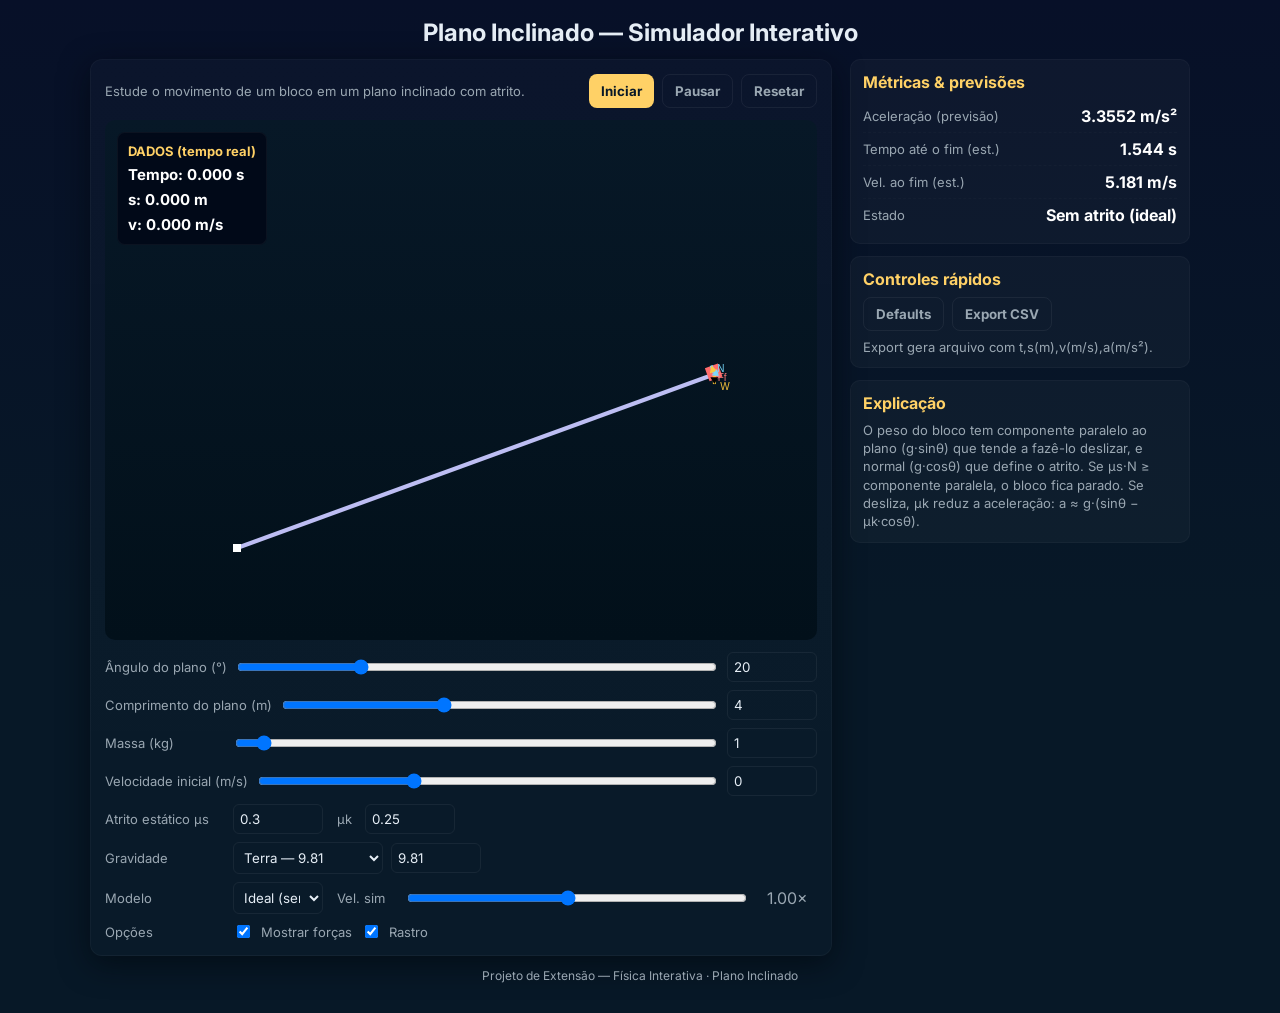
<file: html-experimentos/experimento-plano-inclinado.html>
<!DOCTYPE html>
<html lang="pt-br">
<head>
<meta charset="utf-8" />
<meta name="viewport" content="width=device-width,initial-scale=1" />
<title>Experimento: Plano Inclinado — Física Interativa</title>

<link rel="preconnect" href="https://fonts.googleapis.com">
<link rel="preconnect" href="https://fonts.gstatic.com" crossorigin>
<link href="https://fonts.googleapis.com/css2?family=Inter:wght@300;400;600;700&display=swap" rel="stylesheet">

<style>
:root{
  --bg:#071827; --accent:#FFD166; --muted:#9aa7b2; --panel: rgba(255,255,255,0.03);
  --hud-bg: rgba(2,8,23,0.85); --block: #FF6B6B;
}
*{box-sizing:border-box;font-family:Inter,system-ui,-apple-system,Segoe UI,Roboto,"Helvetica Neue",Arial;color:#e6eef6}
body{margin:18px;background:linear-gradient(180deg,#071028 0%, #071827 60%);display:flex;flex-direction:column;align-items:center;min-height:100vh}
h2{margin:0 0 12px 0}
.container{width:100%;max-width:1100px;display:grid;grid-template-columns:1fr 340px;gap:18px;align-items:start}
@media (max-width:980px){ .container{grid-template-columns:1fr;padding:12px} }

.card{background:linear-gradient(180deg, rgba(255,255,255,0.02), rgba(255,255,255,0.01));padding:14px;border-radius:12px;border:1px solid var(--panel);box-shadow:0 8px 30px rgba(2,6,12,0.6)}
/* viewport: desktop generous height; mobile responsive below */
#viewport{height:520px;border-radius:10px;background:linear-gradient(180deg,#071827,#02101a);position:relative;overflow:hidden;padding:12px;display:flex;align-items:center;justify-content:center}
canvas{width:100%;height:100%;display:block;border-radius:6px;background:transparent}

.controls{margin-top:12px;display:flex;flex-direction:column;gap:8px}
.row{display:flex;gap:8px;align-items:center}
label{min-width:120px;color:var(--muted);font-size:13px}
input[type="range"]{flex:1}
input[type="number"], select{width:90px;padding:6px;border-radius:6px;border:1px solid rgba(255,255,255,0.06);background:transparent;color:inherit}
#gravity-select{min-width:150px;width:150px}
button{background:var(--accent);border:none;padding:8px 12px;border-radius:8px;color:#071827;font-weight:700;cursor:pointer}
.btn-ghost{background:transparent;border:1px solid rgba(255,255,255,0.06);color:var(--muted);padding:8px 12px;border-radius:8px;cursor:pointer}

.hud{position:absolute;left:12px;top:12px;background:var(--hud-bg);padding:10px;border-radius:8px;border:1px solid rgba(255,255,255,0.04);backdrop-filter: blur(4px)}
.hud h4{margin:0;color:var(--accent);font-size:13px}
.hud .line{margin-top:6px;font-weight:700;color:#fff;font-size:15px}

.panel{display:flex;flex-direction:column;gap:12px}
.group{background:var(--panel);padding:12px;border-radius:10px;border:1px solid rgba(255,255,255,0.03)}
.h{color:var(--accent);font-weight:700;margin-bottom:8px}
.metric{display:flex;justify-content:space-between;align-items:center;padding:6px 0;border-bottom:1px dashed rgba(255,255,255,0.02)}
.metric:last-child{border-bottom:0}
.metric .v{font-weight:700;color:#fff}
.muted{color:var(--muted);font-size:13px}
.footer-note{text-align:center;color:var(--muted);font-size:12px;margin-top:12px}
.small{font-size:13px;color:var(--muted)}

/* MOBILE: ajustar viewport, HUD e inputs para telas estreitas */
@media (max-width: 600px){
  #viewport{height: calc(min(520px, 56.25vw)); min-height:220px; padding:10px;}
  .hud{left:8px;top:8px;padding:8px;}
  .hud .line{font-size:13px;}
  label{min-width:86px}
  input[type="number"], select{width:78px}
  .card{padding:10px}
}
</style>
</head>
<body>

<h2>Plano Inclinado — Simulador Interativo</h2>

<div class="container">
  <div class="card">
    <div style="display:flex;justify-content:space-between;align-items:center">
      <div class="small">Estude o movimento de um bloco em um plano inclinado com atrito.</div>
      <div style="display:flex;gap:8px">
        <button id="btn-start">Iniciar</button>
        <button id="btn-pause" class="btn-ghost">Pausar</button>
        <button id="btn-reset" class="btn-ghost">Resetar</button>
      </div>
    </div>

    <div id="viewport" style="margin-top:12px">
      <canvas id="canvas" width="900" height="520"></canvas>

      <div class="hud" id="hud">
        <h4>DADOS (tempo real)</h4>
        <div class="line" id="hud-time">Tempo: 0.000 s</div>
        <div class="line" id="hud-pos">s: 0.000 m</div>
        <div class="line" id="hud-vel">v: 0.000 m/s</div>
      </div>
    </div>

    <div class="controls">
      <div class="row">
        <label>Ângulo do plano (°)</label>
        <input id="angle-range" type="range" min="0" max="80" value="20">
        <input id="angle-num" type="number" min="0" max="89" value="20" step="0.1">
      </div>

      <div class="row">
        <label>Comprimento do plano (m)</label>
        <input id="length-range" type="range" min="0.5" max="10" value="4" step="0.1">
        <input id="length-num" type="number" min="0.1" max="100" value="4" step="0.1">
      </div>

      <div class="row">
        <label>Massa (kg)</label>
        <input id="mass-range" type="range" min="0.1" max="20" value="1" step="0.1">
        <input id="mass-num" type="number" min="0.1" max="500" value="1" step="0.1">
      </div>

      <div class="row">
        <label>Velocidade inicial (m/s)</label>
        <input id="v0-range" type="range" min="-10" max="20" step="0.1" value="0">
        <input id="v0-num" type="number" min="-50" max="200" value="0" step="0.1">
      </div>

      <div class="row">
        <label>Atrito estático μs</label>
        <input id="mu-s" type="number" min="0" max="2" step="0.01" value="0.3" style="width:90px">
        <label style="min-width:20px;margin-left:6px" class="small">μk</label>
        <input id="mu-k" type="number" min="0" max="2" step="0.01" value="0.25" style="width:90px">
      </div>

      <div class="row">
        <label>Gravidade</label>
        <select id="gravity-select">
          <option value="9.81">Terra — 9.81</option>
          <option value="1.62">Lua — 1.62</option>
          <option value="3.71">Marte — 3.71</option>
          <option value="0">Personalizada</option>
        </select>
        <input id="gravity-num" type="number" min="0" max="50" value="9.81" step="0.01" style="width:90px">
      </div>

      <div class="row">
        <label>Modelo</label>
        <select id="model-select">
          <option value="ideal">Ideal (sem atrito)</option>
          <option value="friction">Com atrito</option>
        </select>
        <label style="min-width:60px;margin-left:6px" class="muted">Vel. sim</label>
        <input id="speedFactor" type="range" min="0.1" max="2" step="0.05" value="1" style="flex:1">
        <div style="width:60px;text-align:center;color:var(--muted)" id="speedLabel">1.00×</div>
      </div>

      <div class="row" style="align-items:center">
        <label>Opções</label>
        <label style="display:flex;align-items:center;gap:8px"><input type="checkbox" id="show-forces" checked> Mostrar forças</label>
        <label style="display:flex;align-items:center;gap:8px"><input type="checkbox" id="trail" checked> Rastro</label>
      </div>
    </div>
  </div>

  <aside class="panel">
    <div class="group">
      <div class="h">Métricas & previsões</div>
      <div class="metric"><div class="muted">Aceleração (previsão)</div><div class="v" id="m-a">— m/s²</div></div>
      <div class="metric"><div class="muted">Tempo até o fim (est.)</div><div class="v" id="m-tend">— s</div></div>
      <div class="metric"><div class="muted">Vel. ao fim (est.)</div><div class="v" id="m-vend">— m/s</div></div>
      <div class="metric"><div class="muted">Estado</div><div class="v" id="m-state">—</div></div>
    </div>

    <div class="group">
      <div class="h">Controles rápidos</div>
      <div style="display:flex;gap:8px;flex-wrap:wrap">
        <button id="btn-defaults" class="btn-ghost">Defaults</button>
        <button id="btn-export" class="btn-ghost">Export CSV</button>
      </div>
      <div class="muted" style="margin-top:8px">Export gera arquivo com t,s(m),v(m/s),a(m/s²).</div>
    </div>

    <div class="group">
      <div class="h">Explicação</div>
      <div class="muted" style="line-height:1.4">
        O peso do bloco tem componente paralelo ao plano (g·sinθ) que tende a fazê-lo deslizar, e normal (g·cosθ) que define o atrito.
        Se μs·N ≥ componente paralela, o bloco fica parado. Se desliza, μk reduz a aceleração: a ≈ g·(sinθ − μk·cosθ).
      </div>
    </div>
  </aside>
</div>

<p class="footer-note">Projeto de Extensão — Física Interativa · Plano Inclinado</p>

<script>
/* ===== Plano Inclinado — Responsividade aplicada (apenas ajustes de canvas / responsive) ===== */

/* DOM references */
const canvas = document.getElementById('canvas');
const ctx = canvas.getContext('2d');
const viewport = document.getElementById('viewport');

const btnStart = document.getElementById('btn-start');
const btnPause = document.getElementById('btn-pause');
const btnReset = document.getElementById('btn-reset');
const btnDefaults = document.getElementById('btn-defaults');
const btnExport = document.getElementById('btn-export');

const angleRange = document.getElementById('angle-range');
const angleNum = document.getElementById('angle-num');
const lengthRange = document.getElementById('length-range');
const lengthNum = document.getElementById('length-num');
const massRange = document.getElementById('mass-range');
const massNum = document.getElementById('mass-num');
const v0Range = document.getElementById('v0-range');
const v0Num = document.getElementById('v0-num');
const muS = document.getElementById('mu-s');
const muK = document.getElementById('mu-k');
const gravitySelect = document.getElementById('gravity-select');
const gravityNum = document.getElementById('gravity-num');
const modelSelect = document.getElementById('model-select');
const speedFactor = document.getElementById('speedFactor');
const speedLabel = document.getElementById('speedLabel');
const showForcesCb = document.getElementById('show-forces');
const trailCb = document.getElementById('trail');

const hudTime = document.getElementById('hud-time');
const hudPos = document.getElementById('hud-pos');
const hudVel = document.getElementById('hud-vel');

const mA = document.getElementById('m-a');
const mTend = document.getElementById('m-tend');
const mVend = document.getElementById('m-vend');
const mState = document.getElementById('m-state');

let CW = canvas.clientWidth || 900; // CSS pixels visible
let CH = canvas.clientHeight || 520; // CSS pixels visible
const BLOCK_COLOR = '#FF6B6B';

/* Robust HiDPI resize based on CSS size of the canvas (keeps drawings inside visible area on mobile) */
function resizeCanvas(){
  const rect = canvas.getBoundingClientRect();
  // allow smaller minimums for narrow phones
  const cssW = Math.max(280, Math.floor(rect.width));
  const cssH = Math.max(200, Math.floor(rect.height));
  const dpr = Math.max(1, window.devicePixelRatio || 1);

  // set backing buffer in physical pixels
  canvas.width = Math.round(cssW * dpr);
  canvas.height = Math.round(cssH * dpr);

  // keep CSS display size
  canvas.style.width = cssW + 'px';
  canvas.style.height = cssH + 'px';

  // map drawing coords to CSS pixels
  ctx.setTransform(dpr, 0, 0, dpr, 0, 0);

  // update globals used by drawing routines (CSS pixels)
  CW = cssW;
  CH = cssH;
}

const ro = new ResizeObserver(()=>{ resizeCanvas(); drawStatic(); });
ro.observe(viewport);

/* orientation change */
window.addEventListener('orientationchange', ()=>{ setTimeout(()=>{ resizeCanvas(); drawStatic(); }, 100); });

/* initial resize */
resizeCanvas();

function sync(rangeEl, numEl){
  rangeEl.addEventListener('input', ()=>{ numEl.value = rangeEl.value; updatePreview(); drawStatic(); });
  numEl.addEventListener('input', ()=>{ rangeEl.value = numEl.value; updatePreview(); drawStatic(); });
}
sync(angleRange, angleNum);
sync(lengthRange, lengthNum);
sync(massRange, massNum);
sync(v0Range, v0Num);

/* gravity select behavior */
gravitySelect.addEventListener('change', ()=>{
  const v = parseFloat(gravitySelect.value);
  if (v === 0){ gravityNum.disabled = false; gravityNum.value = 9.81; }
  else { gravityNum.disabled = true; gravityNum.value = v; }
  updatePreview();
});
gravityNum.addEventListener('input', updatePreview);

/* speed factor */
speedFactor.addEventListener('input', ()=> speedLabel.textContent = Number(speedFactor.value).toFixed(2) + '×');

/* defaults */
btnDefaults.addEventListener('click', ()=>{
  angleRange.value = 20; angleNum.value = 20;
  lengthRange.value = 4; lengthNum.value = 4;
  massRange.value = 1; massNum.value = 1;
  v0Range.value = 0; v0Num.value = 0;
  muS.value = 0.3; muK.value = 0.25;
  gravitySelect.value = '9.81'; gravityNum.value = 9.81; gravityNum.disabled = true;
  modelSelect.value = 'friction'; speedFactor.value = 1; speedLabel.textContent='1.00×';
  resetState();
});

/* export CSV */
let recordedData = [];
btnExport.addEventListener('click', ()=>{
  if (!recordedData || recordedData.length===0){ alert('Nenhum dado registrado. Rode a simulação primeiro.'); return; }
  const header = 't,s(m),v(m/s),a(m/s2)\n';
  const body = recordedData.map(r => [r.t.toFixed(4), r.s.toFixed(6), r.v.toFixed(6), r.a.toFixed(6)].join(',')).join('\n');
  const blob = new Blob([header + body], {type:'text/csv'});
  const url = URL.createObjectURL(blob);
  const a = document.createElement('a'); a.href = url; a.download = 'plano_inclinado_trajetoria.csv'; a.click(); URL.revokeObjectURL(url);
});

/* read inputs snapshot */
function inputs(){
  return {
    thetaDeg: Number(angleNum.value) || 0,
    theta: (Number(angleNum.value) || 0) * Math.PI/180,
    L: Math.max(0.001, Number(lengthNum.value) || 1),
    m: Math.max(0.0001, Number(massNum.value) || 1),
    v0: Number(v0Num.value) || 0,
    muS: Number(muS.value) || 0,
    muK: Number(muK.value) || 0,
    g: Number(gravityNum.value) || 9.81,
    model: modelSelect.value || 'friction',
    speedFactor: Number(speedFactor.value) || 1
  };
}

/* geometry helpers */
function planeGeometry(){
  const inp = inputs();
  const marginLeft = 120;
  const marginBottom = 80;
  const cx = marginLeft; // bottom x
  const cy = CH - marginBottom; // bottom y
  const maxPx = CW - cx - 60;
  const pxPerM = Math.min(maxPx / Math.max(0.01, inp.L), 160);
  const Lpx = inp.L * pxPerM;
  const xTop = cx + Math.cos(inp.theta) * Lpx;
  const yTop = cy - Math.sin(inp.theta) * Lpx;
  return { cx, cy, xTop, yTop, pxPerM, Lpx };
}

/* convert s (m from top, s in [0,L]) to screen coords */
function sToScreen(s){
  const g = planeGeometry();
  const inp = inputs();
  s = Math.max(0, Math.min(inp.L, s));
  const sx = g.xTop - Math.cos(inp.theta) * (s * g.pxPerM);
  const sy = g.yTop + Math.sin(inp.theta) * (s * g.pxPerM);
  return { x: sx, y: sy };
}

/* draw plane and block */
function drawPlane(){
  const g = planeGeometry();
  ctx.save();
  // plane
  ctx.strokeStyle = 'rgba(200,200,255,0.95)';
  ctx.lineWidth = 4;
  ctx.beginPath(); ctx.moveTo(g.cx, g.cy); ctx.lineTo(g.xTop, g.yTop); ctx.stroke();
  // markers
  ctx.fillStyle = '#fff';
  ctx.fillRect(g.cx - 4, g.cy - 4, 8, 8);
  ctx.fillRect(g.xTop - 4, g.yTop - 4, 8, 8);
  // optional ticks
  const inp = inputs();
  const ticks = Math.min(20, Math.ceil(inp.L));
  ctx.fillStyle = 'rgba(255,255,255,0.08)';
  for (let i=0;i<=ticks;i++){
    const s = (i/ticks) * inp.L;
    const p = sToScreen(s);
    ctx.beginPath(); ctx.arc(p.x, p.y, 1.2, 0, Math.PI*2); ctx.fill();
  }
  ctx.restore();
}

function drawBlockAt(s){
  const p = sToScreen(s);
  const inp = inputs();
  const theta = inp.theta;
  const size = Math.max(12, Math.min(28, CW * 0.02));
  ctx.save();
  ctx.translate(p.x, p.y);
  ctx.rotate(-theta);
  ctx.fillStyle = BLOCK_COLOR;
  ctx.fillRect(-size/2, -size/2 - 2, size, size);
  ctx.restore();

  if (showForcesCb.checked) drawForcesAt(p.x, p.y);
}

/* draw forces arrows at screen point */
function drawForcesAt(x, y){
  const inp = inputs();
  const theta = inp.theta;
  const W = inp.m * inp.g;
  const N = W * Math.cos(theta);
  const Wpar = W * Math.sin(theta);
  const maxStatic = inp.muS * N;
  const signV = Math.sign(state.v) || (willStartSlide() ? 1 : 0);
  const FfMag = state.moving ? inp.muK * N : Math.min(inp.muS * N, Math.abs(Wpar));
  const scale = Math.max(1, Math.min(0.04, (CW/2000))); // px per N rough scaling
  ctx.save();
  // weight downward
  const wy = Math.min(120, W*scale);
  ctx.strokeStyle='rgba(255,200,60,0.95)'; ctx.lineWidth=3; drawArrow(x,y, x, y+wy); ctx.fillStyle='rgba(255,200,60,0.95)'; ctx.fillText('W', x+6, y+wy+6);
  // normal (perp to plane) vector (pointing from block into air)
  const nx = Math.cos(theta + Math.PI/2), ny = -Math.sin(theta + Math.PI/2);
  const Nx = nx * Math.min(120, N*scale), Ny = ny * Math.min(120, N*scale);
  ctx.strokeStyle='rgba(120,220,255,0.95)'; drawArrow(x,y, x+Nx, y+Ny); ctx.fillStyle='rgba(120,220,255,0.95)'; ctx.fillText('N', x+Nx+6, y+Ny+6);
  // friction along plane, opposite motion
  const alongx = Math.cos(theta), alongy = -Math.sin(theta);
  const dir = -Math.sign(state.v) || -1;
  const Ffx = alongx * dir * Math.min(120, FfMag*scale);
  const Ffy = alongy * dir * Math.min(120, FfMag*scale);
  ctx.strokeStyle='rgba(255,120,120,0.95)'; drawArrow(x,y, x+Ffx, y+Ffy); ctx.fillStyle='rgba(255,120,120,0.95)'; ctx.fillText('Ff', x+Ffx+6, y+Ffy+6);
  ctx.restore();
}

function drawArrow(x1,y1,x2,y2){
  ctx.beginPath(); ctx.moveTo(x1,y1); ctx.lineTo(x2,y2); ctx.stroke();
  const ang = Math.atan2(y2-y1, x2-x1);
  const head = 8;
  ctx.beginPath(); ctx.moveTo(x2,y2); ctx.lineTo(x2 - head*Math.cos(ang - Math.PI/6), y2 - head*Math.sin(ang - Math.PI/6));
  ctx.lineTo(x2 - head*Math.cos(ang + Math.PI/6), y2 - head*Math.sin(ang + Math.PI/6));
  ctx.lineTo(x2,y2); ctx.fill();
}

/* draw static scene */
function drawStatic(){
  ctx.clearRect(0,0,CW,CH);
  drawPlane();
  drawBlockAt(state.s);
}

/* ---------- Physics ---------- */
/* state: s (m from top), v (m/s positive toward bottom), a (m/s2), moving boolean */
let state = { s: 0, v: 0, a: 0, moving: false };
let running = false, paused = false, lastTs = null, tSim = 0;
recordedData = [];

function resetState(){
  const inp = inputs();
  state.s = 0;
  state.v = inp.v0;
  state.a = 0;
  state.moving = Math.abs(state.v) > 1e-8; // already moving if v0 != 0
  tSim = 0; lastTs = null;
  recordedData = [{ t:0, s: state.s, v: state.v, a: 0 }];
  hudTime.textContent = `Tempo: 0.000 s`;
  hudPos.textContent = `s: ${state.s.toFixed(3)} m`;
  hudVel.textContent = `v: ${state.v.toFixed(3)} m/s`;
  updatePreview();
  drawStatic();
}

/* will it start sliding from rest? */
function willStartSlide(){
  const inp = inputs();
  const Wpar = inp.m * inp.g * Math.sin(inp.theta);
  const N = inp.m * inp.g * Math.cos(inp.theta);
  return Math.abs(Wpar) > (inp.muS * N);
}

/* start simulation */
function startSimulation(){
  resetState();
  const inp = inputs();
  if (inp.model === 'friction' && !willStartSlide() && Math.abs(inp.v0) < 1e-8){
    // static equilibrium, just update preview and don't run
    updatePreview();
    return;
  }
  running = true; paused = false; lastTs = null;
  btnPause.textContent = 'Pausar';
  requestAnimationFrame(step);
}

/* main integration loop (semi-implicit Euler) */
function step(ts){
  if (!running) return;
  if (paused){ lastTs = ts; requestAnimationFrame(step); return; }
  if (!lastTs) lastTs = ts;
  let dtReal = (ts - lastTs) / 1000;
  dtReal = Math.min(dtReal, 0.05);
  lastTs = ts;
  const sf = Number(speedFactor.value) || 1;
  const dt = dtReal * sf;
  tSim += dt;

  const inp = inputs();
  const W = inp.m * inp.g;
  const Wpar = W * Math.sin(inp.theta); // downwards
  const N = W * Math.cos(inp.theta);
  const maxStatic = inp.muS * N;

  if (!state.moving){
    if (Math.abs(state.v) > 1e-6) state.moving = true;
    else {
      if (inp.model === 'friction' && Math.abs(Wpar) > maxStatic) state.moving = true;
      else if (inp.model === 'ideal' && Math.abs(Wpar) > 1e-9) state.moving = true;
      else { state.a = 0; state.v = 0; } // stays at rest
    }
  }

  if (state.moving){
    const signV = Math.sign(state.v) || 1;
    let Ff = 0;
    if (inp.model === 'ideal') Ff = 0;
    else Ff = -signV * inp.muK * N; // along plane
    const Fnet = Wpar + Ff; // positive downwards
    const a = Fnet / inp.m;
    state.v += a * dt;
    state.s += state.v * dt;
    state.a = a;
    // if small v and static friction can hold now, snap to rest
    if (Math.abs(state.v) < 1e-6 && inp.model === 'friction'){
      const WparNow = Wpar;
      if (Math.abs(WparNow) <= maxStatic){
        state.v = 0; state.a = 0; state.moving = false;
      }
    }
  }

  // clamp s
  if (state.s < 0){ state.s = 0; state.v = Math.max(0, state.v); }
  if (state.s > inp.L){ state.s = inp.L; state.v = Math.min(0, state.v); running = false; }

  recordedData.push({ t: tSim, s: state.s, v: state.v, a: state.a });

  // render
  drawStatic();
  if (trailCb.checked) drawTrail();
  drawBlockAt(state.s);

  // HUD
  hudTime.textContent = `Tempo: ${tSim.toFixed(3)} s`;
  hudPos.textContent = `s: ${state.s.toFixed(3)} m`;
  hudVel.textContent = `v: ${state.v.toFixed(3)} m/s`;

  updatePreview();

  if (running) requestAnimationFrame(step);
}

/* draw trail */
function drawTrail(){
  if (!recordedData || recordedData.length === 0) return;
  ctx.save();
  ctx.beginPath();
  for (let i=0;i<recordedData.length;i++){
    const p = recordedData[i];
    const scr = sToScreen(p.s);
    if (i===0) ctx.moveTo(scr.x, scr.y); else ctx.lineTo(scr.x, scr.y);
  }
  ctx.strokeStyle = 'rgba(255,180,180,0.95)';
  ctx.lineWidth = 2;
  ctx.stroke();
  ctx.restore();
}

/* update preview (analytics) */
function updatePreview(){
  const inp = inputs();
  const W = inp.m * inp.g;
  const Wpar = W * Math.sin(inp.theta);
  const N = W * Math.cos(inp.theta);
  const maxStatic = inp.muS * N;

  let aPred = 0, tEnd = Infinity, vEnd = NaN, stateText = '—';
  if (inp.model === 'ideal'){
    aPred = inp.g * Math.sin(inp.theta);
    stateText = 'Sem atrito (ideal)';
    const Lrem = Math.max(0, inp.L - state.s);
    if (Math.abs(aPred) < 1e-9) tEnd = (Math.abs(state.v) > 1e-9) ? Lrem / Math.abs(state.v) : Infinity;
    else {
      const A = 0.5 * aPred, B = state.v, C = -Lrem;
      const disc = B*B - 4*A*C;
      if (disc < 0) tEnd = Infinity; else {
        const r1 = (-B + Math.sqrt(disc)) / (2*A);
        const r2 = (-B - Math.sqrt(disc)) / (2*A);
        tEnd = Math.max(r1, r2, 0);
      }
    }
    vEnd = state.v + aPred * (isFinite(tEnd) ? tEnd : 0);
  } else { // friction
    if (Math.abs(Wpar) <= maxStatic && Math.abs(state.v) < 1e-8){
      stateText = 'Em repouso (atrito estático vence)';
      aPred = 0; tEnd = Infinity; vEnd = 0;
    } else {
      aPred = (Wpar - inp.muK * N) / inp.m;
      stateText = 'Deslizante (com atrito)';
      const Lrem = Math.max(0, inp.L - state.s);
      if (Math.abs(aPred) < 1e-9) tEnd = (Math.abs(state.v) > 1e-9) ? Lrem / Math.abs(state.v) : Infinity;
      else {
        const A = 0.5 * aPred, B = state.v, C = -Lrem;
        const disc = B*B - 4*A*C;
        if (disc < 0) tEnd = Infinity; else {
          const r1 = (-B + Math.sqrt(disc)) / (2*A);
          const r2 = (-B - Math.sqrt(disc)) / (2*A);
          tEnd = Math.max(r1, r2, 0);
        }
      }
      vEnd = state.v + aPred * (isFinite(tEnd) ? tEnd : 0);
    }
  }

  mA.textContent = isFinite(aPred) ? aPred.toFixed(4) + ' m/s²' : '—';
  mTend.textContent = isFinite(tEnd) ? tEnd.toFixed(3) + ' s' : '—';
  mVend.textContent = isFinite(vEnd) ? vEnd.toFixed(3) + ' m/s' : '—';
  mState.textContent = stateText;
}

/* initial setup */
resetState();

/* UI event wiring */
btnStart.addEventListener('click', ()=> startSimulation());
btnPause.addEventListener('click', ()=>{ if (!running) return; paused = !paused; btnPause.textContent = paused ? 'Retomar' : 'Pausar'; });
btnReset.addEventListener('click', ()=>{ running=false; paused=false; lastTs=null; tSim=0; recordedData=[]; resetState(); });

[ angleRange, angleNum, lengthRange, lengthNum, massRange, massNum, v0Range, v0Num, muS, muK, gravityNum, modelSelect ].forEach(el=>{
  el.addEventListener('change', ()=> resetState());
});

/* ensure we draw immediately at load and after resize */
resizeCanvas();
resetState();
drawStatic();
updatePreview();

</script>
</body>
</html>
</file>
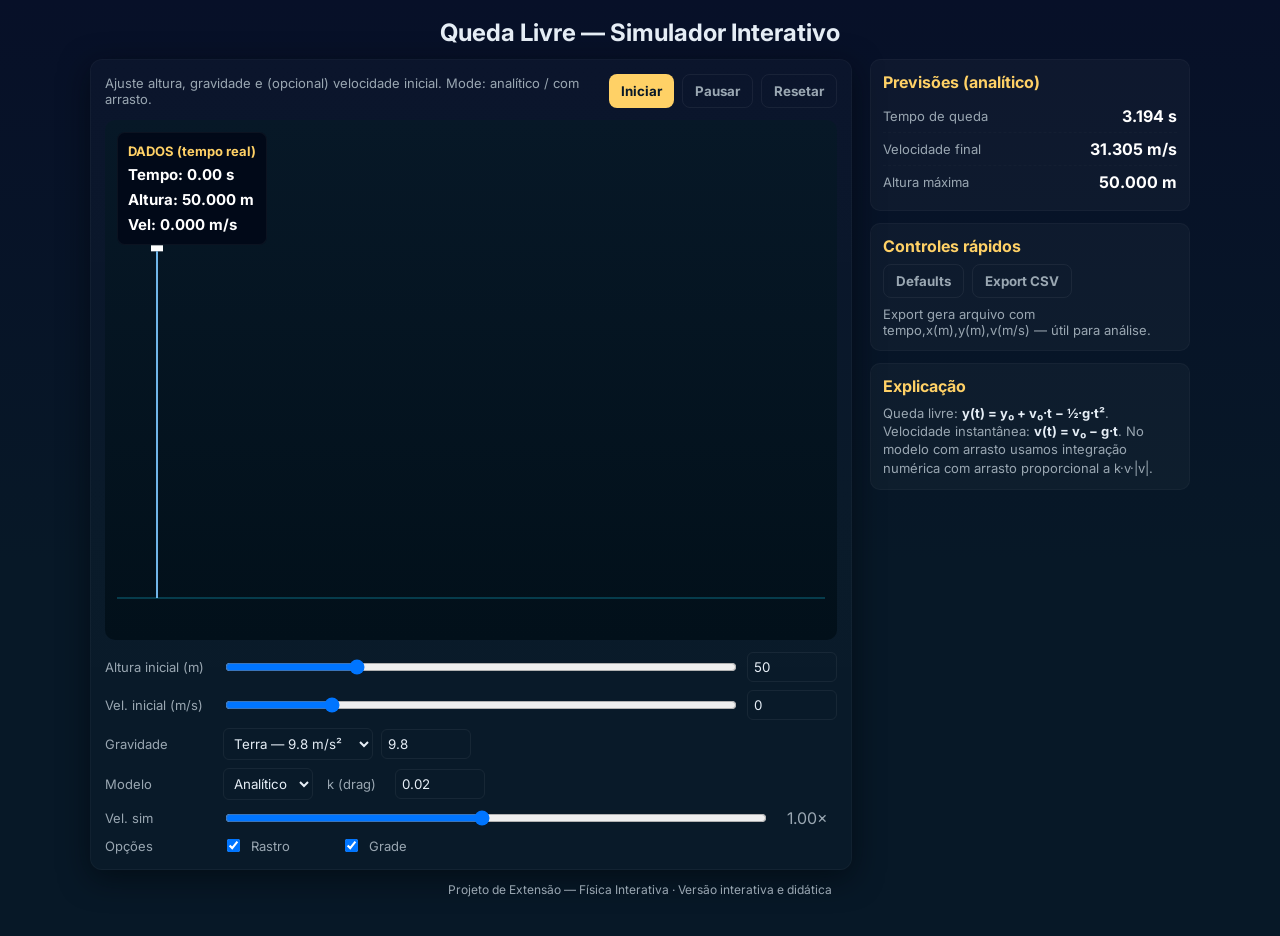
<file: html-experimentos/experimento-queda-livre.html>
<!DOCTYPE html>
<html lang="pt-br">
<head>
<meta charset="utf-8" />
<meta name="viewport" content="width=device-width,initial-scale=1" />
<title>Experimento: Queda Livre — Física Interativa</title>

<link rel="preconnect" href="https://fonts.googleapis.com">
<link rel="preconnect" href="https://fonts.gstatic.com" crossorigin>
<link href="https://fonts.googleapis.com/css2?family=Inter:wght@300;400;600;700&display=swap" rel="stylesheet">

<style>
  :root{
    --bg:#071827; --accent:#FFD166; --muted:#9aa7b2; --panel: rgba(255,255,255,0.03);
    --accent:#FFD166;
    --muted:#9aa7b2;
    --panel: rgba(255,255,255,0.03);
    --hud-bg: rgba(2,8,23,0.85); --block: #FF6B6B;
    --hud-title: #FFD166;
    --hud-text: #00D4FF;
    --projectile-color: #FF6B6B; /* mesmo que Lançamento Oblíquo */
  }
  *{box-sizing:border-box;font-family:Inter,system-ui,-apple-system,Segoe UI,Roboto,"Helvetica Neue",Arial;color:#e6eef6}
  body{margin:18px;background:linear-gradient(180deg,#071028 0%, #071827 60%);display:flex;flex-direction:column;align-items:center;min-height:100vh}
  h2{margin:0 0 12px 0}
  .container{width:100%;max-width:1100px;display:grid;grid-template-columns:1fr 320px;gap:18px;align-items:start}
  @media (max-width:980px){ .container{grid-template-columns:1fr;padding:12px} }

  .card{background:linear-gradient(180deg, rgba(255,255,255,0.02), rgba(255,255,255,0.01));padding:14px;border-radius:12px;border:1px solid var(--panel);box-shadow:0 8px 30px rgba(2,6,12,0.6)}
  #viewport{height:520px;border-radius:10px;background:linear-gradient(180deg,#071827,#02101a);position:relative;overflow:hidden;padding:12px;display:flex;align-items:flex-end;justify-content:center}
  canvas{width:100%;height:100%;display:block;border-radius:6px;background:transparent}

  .controls{margin-top:12px;display:flex;flex-direction:column;gap:8px}
  .row{display:flex;gap:8px;align-items:center}
  label{min-width:110px;color:var(--muted);font-size:13px}
  input[type="range"]{flex:1}
  input[type="number"], select{width:90px;padding:6px;border-radius:6px;border:1px solid rgba(255,255,255,0.06);background:transparent;color:inherit}
  /* garantir select de gravidade maior para não cortar */
  #gravity-select { min-width:150px; width:150px; }
  .btns{display:flex;gap:8px}
  button{background:var(--accent);border:none;padding:8px 12px;border-radius:8px;color:#071827;font-weight:700;cursor:pointer}
  .btn-ghost{background:transparent;border:1px solid rgba(255,255,255,0.06);color:var(--muted);padding:8px 12px;border-radius:8px;cursor:pointer}

  .hud{position:absolute;left:12px;top:12px;background:var(--hud-bg);padding:10px;border-radius:8px;border:1px solid rgba(255,255,255,0.04);backdrop-filter: blur(4px)}
  .hud h4{margin:0;color:var(--hud-title);font-size:13px}
  .hud .line{margin-top:6px;font-weight:700;color:#fff;font-size:15px}

  .panel{display:flex;flex-direction:column;gap:12px}
  .group{background:var(--panel);padding:12px;border-radius:10px;border:1px solid rgba(255,255,255,0.03)}
  .h{color:var(--accent);font-weight:700;margin-bottom:8px}
  .metric{display:flex;justify-content:space-between;align-items:center;padding:6px 0;border-bottom:1px dashed rgba(255,255,255,0.02)}
  .metric:last-child{border-bottom:0}
  .metric .v{font-weight:700;color:#fff}
  .muted{color:var(--muted);font-size:13px}
  .footer-note{text-align:center;color:var(--muted);font-size:12px;margin-top:12px}
</style>
</head>
<body>

<h2>Queda Livre — Simulador Interativo</h2>

<div class="container">
  <!-- Left: canvas + controls -->
  <div class="card">
    <div style="display:flex;justify-content:space-between;align-items:center">
      <div class="muted">Ajuste altura, gravidade e (opcional) velocidade inicial. Mode: analítico / com arrasto.</div>
      <div style="display:flex;gap:8px">
        <button id="btn-start">Iniciar</button>
        <button id="btn-pause" class="btn-ghost">Pausar</button>
        <button id="btn-reset" class="btn-ghost">Resetar</button>
      </div>
    </div>

    <div id="viewport" style="margin-top:12px">
      <canvas id="canvas" width="900" height="480"></canvas>

      <!-- HUD -->
      <div class="hud" id="hud">
        <h4>DADOS (tempo real)</h4>
        <div class="line" id="hud-time">Tempo: 0.00 s</div>
        <div class="line" id="hud-height">Altura: 0.00 m</div>
        <div class="line" id="hud-vel">Vel: 0.00 m/s</div>
      </div>
    </div>

    <div class="controls">
      <div class="row">
        <label>Altura inicial (m)</label>
        <input id="height-range" type="range" min="0" max="200" value="50">
        <input id="height-num" type="number" min="0" max="1000" value="50" step="0.1">
      </div>

      <div class="row">
        <label>Vel. inicial (m/s)</label>
        <input id="v0-range" type="range" min="-50" max="200" value="0">
        <input id="v0-num" type="number" min="-200" max="500" value="0" step="0.1">
      </div>

      <div class="row">
        <label>Gravidade</label>
        <select id="gravity-select">
          <option value="9.8">Terra — 9.8 m/s²</option>
          <option value="1.62">Lua — 1.62 m/s²</option>
          <option value="3.71">Marte — 3.71 m/s²</option>
          <option value="0">Personalizada</option>
        </select>
        <input id="gravity-num" type="number" min="0" max="50" value="9.8" step="0.01" style="width:90px">
      </div>

      <div class="row">
        <label>Modelo</label>
        <select id="model-select">
          <option value="analytic">Analítico (sem ar)</option>
          <option value="drag">Numérico (com arrasto)</option>
        </select>

        <label style="min-width:60px;margin-left:6px" class="muted">k (drag)</label>
        <input id="drag-k" type="number" min="0" max="1" step="0.001" value="0.02" style="width:90px">
      </div>

      <div class="row">
        <label>Vel. sim</label>
        <input id="speedFactor" type="range" min="0.1" max="2" step="0.05" value="1" style="flex:1">
        <div style="width:60px;text-align:center;color:var(--muted)" id="speedLabel">1.00×</div>
      </div>

      <div class="row" style="align-items:center">
        <label>Opções</label>
        <label style="display:flex;align-items:center;gap:8px"><input type="checkbox" id="trail" checked> Rastro</label>
        <label style="display:flex;align-items:center;gap:8px"><input type="checkbox" id="grid" checked> Grade</label>
      </div>
    </div>
  </div>

  <!-- Right panel -->
  <aside class="panel">
    <div class="group">
      <div class="h">Previsões (analítico)</div>
      <div class="metric"><div class="muted">Tempo de queda</div><div class="v" id="m-time">— s</div></div>
      <div class="metric"><div class="muted">Velocidade final</div><div class="v" id="m-vf">— m/s</div></div>
      <div class="metric"><div class="muted">Altura máxima</div><div class="v" id="m-hmax">— m</div></div>
    </div>

    <div class="group">
      <div class="h">Controles rápidos</div>
      <div style="display:flex;gap:8px;flex-wrap:wrap">
        <button id="btn-defaults" class="btn-ghost">Defaults</button>
        <button id="btn-export" class="btn-ghost">Export CSV</button>
      </div>
      <div class="muted" style="margin-top:8px">Export gera arquivo com tempo,x(m),y(m),v(m/s) — útil para análise.</div>
    </div>

    <div class="group">
      <div class="h">Explicação</div>
      <div class="muted" style="line-height:1.4">
        Queda livre: <strong>y(t) = y₀ + v₀·t − ½·g·t²</strong>.  
        Velocidade instantânea: <strong>v(t) = v₀ − g·t</strong>.  
        No modelo com arrasto usamos integração numérica com arrasto proporcional a k·v·|v|.
      </div>
    </div>
  </aside>
</div>

<p class="footer-note">Projeto de Extensão — Física Interativa · Versão interativa e didática</p>

<script>
/* ============================
   Queda Livre — código revisado
   ============================ */

/* DOM */
const canvas = document.getElementById('canvas');
const ctx = canvas.getContext('2d');

const btnStart = document.getElementById('btn-start');
const btnPause = document.getElementById('btn-pause');
const btnReset = document.getElementById('btn-reset');
const btnDefaults = document.getElementById('btn-defaults');
const btnExport = document.getElementById('btn-export');

const heightRange = document.getElementById('height-range');
const heightNum = document.getElementById('height-num');
const v0Range = document.getElementById('v0-range');
const v0Num = document.getElementById('v0-num');
const gravitySelect = document.getElementById('gravity-select');
const gravityNum = document.getElementById('gravity-num');
const modelSelect = document.getElementById('model-select');
const dragK = document.getElementById('drag-k');
const trailCb = document.getElementById('trail');
const gridCb = document.getElementById('grid');
const speedFactor = document.getElementById('speedFactor');
const speedLabel = document.getElementById('speedLabel');

const hudTime = document.getElementById('hud-time');
const hudHeight = document.getElementById('hud-height');
const hudVel = document.getElementById('hud-vel');

const mTime = document.getElementById('m-time');
const mVf = document.getElementById('m-vf');
const mHmax = document.getElementById('m-hmax');

let CW = canvas.width, CH = canvas.height;

/* projectile color constant (same as lançamento oblíquo) */
const PROJECTILE_COLOR = '#FF6B6B';

/* HiDPI & resize */
function resizeCanvas(){
  const rect = canvas.getBoundingClientRect();
  const dpr = window.devicePixelRatio || 1;
  const w = Math.max(600, Math.floor(rect.width * dpr));
  const h = Math.max(340, Math.floor(rect.height * dpr));
  canvas.width = w; canvas.height = h;
  canvas.style.width = rect.width + 'px';
  canvas.style.height = rect.height + 'px';
  ctx.setTransform(dpr,0,0,dpr,0,0);
  CW = canvas.width; CH = canvas.height;
}
window.addEventListener('resize', ()=>{ resizeCanvas(); drawStatic(); });
resizeCanvas();

/* Sync ranges/numbers */
function sync(rangeEl, numEl){
  rangeEl.addEventListener('input', ()=>{ numEl.value = rangeEl.value; updatePreview(); });
  numEl.addEventListener('input', ()=>{ rangeEl.value = numEl.value; updatePreview(); });
}
sync(heightRange, heightNum);
sync(v0Range, v0Num);

/* Gravity select behavior */
gravitySelect.addEventListener('change', () => {
  const v = parseFloat(gravitySelect.value);
  if (v === 0) { gravityNum.disabled = false; gravityNum.value = 9.8; }
  else { gravityNum.disabled = true; gravityNum.value = v; }
  updatePreview();
});
gravityNum.addEventListener('input', updatePreview);

/* Speed factor */
speedFactor.addEventListener('input', ()=> speedLabel.textContent = Number(speedFactor.value).toFixed(2) + '×');

/* Defaults */
btnDefaults.addEventListener('click', ()=>{
  heightRange.value = 50; heightNum.value = 50;
  v0Range.value = 0; v0Num.value = 0;
  gravitySelect.value = '9.8'; gravityNum.value = 9.8; gravityNum.disabled = true;
  modelSelect.value = 'analytic'; dragK.value = 0.02;
  speedFactor.value = 1; speedLabel.textContent = '1.00×';
  updatePreview(); drawStatic();
});

/* Export CSV */
let recordedData = [];
btnExport.addEventListener('click', ()=>{
  if (!recordedData || recordedData.length === 0){ alert('Nenhum dado registrado ainda. Rode a simulação primeiro.'); return; }
  const header = 't,x(m),y(m),v(m/s)\n';
  const body = recordedData.map(p => [p.t.toFixed(4), p.x.toFixed(4), p.y.toFixed(4), p.v.toFixed(4)].join(',')).join('\n');
  const blob = new Blob([header + body], {type:'text/csv'});
  const url = URL.createObjectURL(blob);
  const a = document.createElement('a'); a.href = url; a.download = 'queda_livre_trajetoria.csv'; a.click();
  URL.revokeObjectURL(url);
});

/* ----------------------------
   Physics helpers
   ---------------------------- */
function inputs(){
  return {
    h0: Math.max(0, Number(heightNum.value)),
    v0: Number(v0Num.value),
    g: Number(gravityNum.value),
    model: modelSelect.value,
    k: Number(dragK.value),
    speedFactor: Number(speedFactor.value)
  };
}

/* analytic fall time solver: y0 + v0*t - 0.5*g*t^2 = 0 */
function analyticFallTime(h0, v0, g){
  if (Math.abs(g) < 1e-9){
    // no gravity: if v0>0 object will go up; it will not "fall" back => infinite flight
    if (Math.abs(v0) < 1e-9) return (h0 > 0 ? Infinity : 0);
    const t = -h0 / v0;
    return t > 0 ? t : Infinity;
  }
  const a = -0.5 * g, b = v0, c = h0;
  const disc = b*b - 4*a*c;
  if (disc < 0) return Infinity;
  const r1 = (-b + Math.sqrt(disc)) / (2*a);
  const r2 = (-b - Math.sqrt(disc)) / (2*a);
  const t = Math.max(r1, r2);
  return t > 0 ? t : Infinity;
}
function analyticVfinal(v0, g, tFlight){
  if (!isFinite(tFlight)) return Infinity;
  return v0 - g * tFlight;
}
function analyticHmax(h0, v0, g){
  if (Math.abs(g) < 1e-9){
    if (v0 > 0) return Infinity;
    return h0;
  }
  const tpeak = v0 / g;
  if (tpeak < 0) return h0;
  return h0 + v0 * tpeak - 0.5 * g * tpeak * tpeak;
}

/* ----------------------------
   Drawing helpers
   ---------------------------- */
function clear(){ ctx.clearRect(0,0,CW,CH); }

function drawStatic(){
  clear();
  if (gridCb.checked) drawGrid();
  drawGround();
  drawLauncherMarker();
  drawPredictionPath();
}

function drawGrid(){ /* lightweight placeholder for grid */ ctx.save(); ctx.fillStyle='transparent'; ctx.fillRect(0,0,CW,CH); ctx.restore(); }

function drawGround(){
  ctx.save();
  ctx.strokeStyle = 'rgba(11,90,111,0.6)';
  ctx.lineWidth = 2;
  const baseY = CH - 30;
  ctx.beginPath(); ctx.moveTo(0, baseY); ctx.lineTo(CW, baseY); ctx.stroke();
  ctx.restore();
}

function getScaleForPreview(){
  const inp = inputs();
  const normalH = Math.max(inp.h0, analyticHmax(inp.h0, inp.v0, inp.g));
  const usable = CH - 80;
  const scale = (normalH > 0 && isFinite(normalH)) ? (usable / (normalH * 1.2)) : (usable / 50);
  return Math.max(scale, 0.5);
}

function drawLauncherMarker(){
  const inp = inputs();
  const scale = getScaleForPreview();
  const baseY = CH - 30;
  const sx = 40;
  const sy = baseY - inp.h0 * scale;
  ctx.save(); ctx.fillStyle = '#fff'; ctx.fillRect(sx-6, sy-6, 12, 6); ctx.restore();
}

function drawPredictionPath(){
  const inp = inputs();
  const tFlight = analyticFallTime(inp.h0, inp.v0, inp.g);
  if (!isFinite(tFlight) || tFlight <= 0) return;
  const scale = getScaleForPreview();
  const baseY = CH - 30;
  ctx.save(); ctx.strokeStyle = 'rgba(125,200,255,0.9)'; ctx.lineWidth = 2;
  ctx.beginPath();
  const steps = 120;
  for (let i=0;i<=steps;i++){
    const tt = (i/steps) * tFlight;
    const y = inp.h0 + inp.v0*tt - 0.5*inp.g*tt*tt;
    const sx = 40;
    const sy = baseY - y * scale;
    if (i===0) ctx.moveTo(sx,sy); else ctx.lineTo(sx,sy);
  }
  ctx.stroke(); ctx.restore();
}

function drawProjectile(y){
  const scale = getScaleForPreview();
  const baseY = CH - 30;
  const sx = CW / 2;
  const sy = baseY - y * scale;
  ctx.save();
  ctx.beginPath();
  ctx.fillStyle = PROJECTILE_COLOR; // CORRIGIDO: cor obtida do JS
  const r = Math.max(6, Math.min(12, CW * 0.01));
  ctx.arc(sx, sy, r, 0, Math.PI*2);
  ctx.fill();
  ctx.restore();
}

function drawTrail(trail){
  if (!trail || trail.length === 0) return;
  const scale = getScaleForPreview();
  const baseY = CH - 30;
  ctx.save();
  ctx.strokeStyle = 'rgba(255,180,180,0.95)';
  ctx.lineWidth = 2;
  ctx.beginPath();
  for (let i=0;i<trail.length;i++){
    const y = trail[i];
    const sx = CW / 2;
    const sy = baseY - Math.max(0, y) * scale;
    if (i===0) ctx.moveTo(sx,sy); else ctx.lineTo(sx,sy);
  }
  ctx.stroke();
  ctx.restore();
}

/* ----------------------------
   Simulation loop
   ---------------------------- */
let running = false;
let paused = false;
let lastTs = null;
let tSim = 0;
let sim = { y:0, v:0 };
let trail = [];

function startSimulation(){
  const inp = inputs();
  sim.y = Math.max(0, inp.h0);
  sim.v = inp.v0;
  tSim = 0;
  trail = [sim.y];
  recordedData = [{t:0, x:0, y:sim.y, v: Math.abs(sim.v)}];
  running = true; paused = false; lastTs = null;
  btnPause.textContent = 'Pausar';
  requestAnimationFrame(step);
}

function step(ts){
  if (!running) return;
  if (paused){ lastTs = ts; requestAnimationFrame(step); return; }
  if (!lastTs) lastTs = ts;
  let dtReal = (ts - lastTs) / 1000;
  dtReal = Math.min(dtReal, 0.05); // stability clamp
  lastTs = ts;
  const sf = Number(speedFactor.value);
  const dt = dtReal * sf;
  tSim += dt;

  const inp = inputs();

  if (inp.model === 'analytic'){
    const y = inp.h0 + inp.v0 * tSim - 0.5 * inp.g * tSim * tSim;
    const v = inp.v0 - inp.g * tSim;
    sim.y = y;
    sim.v = v;
    trail.push(sim.y);
    recordedData.push({ t: tSim, x:0, y: Math.max(sim.y,0), v: Math.abs(sim.v) });

    if (sim.y <= 0 && sim.v <= 0 && tSim > 0.02){
      sim.y = 0; running = false;
    }
  } else {
    const k = Number(inp.k);
    const m = 1.0;
    const vAbs = Math.abs(sim.v);
    const aDrag = (vAbs > 0) ? (-k/m) * sim.v * vAbs : 0;
    const a = -inp.g + aDrag;
    sim.v += a * dt;
    sim.y += sim.v * dt;
    trail.push(sim.y);
    recordedData.push({ t: tSim, x:0, y: Math.max(sim.y,0), v: Math.abs(sim.v) });

    if (sim.y <= 0 && sim.v <= 0 && tSim > 0.02){
      sim.y = 0; running = false;
    }
  }

  // draw
  clear();
  if (gridCb.checked) drawGrid();
  drawGround();
  if (trailCb.checked) drawTrail(trail);
  drawProjectile(Math.max(sim.y,0));

  // update HUD
  hudTime.textContent = `Tempo: ${tSim.toFixed(2)} s`;
  hudHeight.textContent = `Altura: ${Math.max(sim.y,0).toFixed(3)} m`;
  hudVel.textContent = `Vel: ${Math.abs(sim.v).toFixed(3)} m/s`;

  if (running) requestAnimationFrame(step);
}

/* ----------------------------
   UI actions
   ---------------------------- */
btnStart.addEventListener('click', () => {
  // if starting but there is nothing to simulate (h0=0 and v0=0), just render once but do not run
  const inp = inputs();
  if (inp.h0 === 0 && Math.abs(inp.v0) < 1e-9 && inp.model === 'analytic'){
    // nothing to do: object already at ground
    sim.y = 0; sim.v = 0;
    hudTime.textContent = 'Tempo: 0.00 s';
    hudHeight.textContent = 'Altura: 0.00 m';
    hudVel.textContent = 'Vel: 0.00 m/s';
    recordedData = [{t:0, x:0, y:0, v:0}];
    drawStatic();
    return;
  }
  startSimulation();
});

btnPause.addEventListener('click', ()=>{
  if (!running) return;
  paused = !paused;
  btnPause.textContent = paused ? 'Retomar' : 'Pausar';
});

btnReset.addEventListener('click', ()=>{
  running = false; paused = false; lastTs = null; tSim = 0; trail = []; recordedData = [];
  hudTime.textContent = 'Tempo: 0.00 s';
  hudHeight.textContent = `Altura: ${Number(heightNum.value).toFixed(2)} m`;
  hudVel.textContent = 'Vel: 0.00 m/s';
  drawStatic();
});

/* preview updates */
function updatePreview(){
  const inp = inputs();
  const tFlight = analyticFallTime(inp.h0, inp.v0, inp.g);
  const vf = isFinite(tFlight) ? analyticVfinal(inp.v0, inp.g, tFlight) : Infinity;
  const hmax = analyticHmax(inp.h0, inp.v0, inp.g);
  mTime.textContent = isFinite(tFlight) ? tFlight.toFixed(3)+' s' : '—';
  mVf.textContent = isFinite(vf) ? Math.abs(vf).toFixed(3)+' m/s' : '—';
  mHmax.textContent = isFinite(hmax) ? hmax.toFixed(3)+' m' : '—';
  hudHeight.textContent = `Altura: ${inp.h0.toFixed(3)} m`;
  hudVel.textContent = `Vel: ${Math.abs(inp.v0).toFixed(3)} m/s`;
  drawStatic();
}
updatePreview();

[heightRange,heightNum,v0Range,v0Num,gravityNum,modelSelect,dragK].forEach(el=>{
  el.addEventListener('change', updatePreview);
});

/* initial draw */
drawStatic();

</script>
</body>
</html>
</file>
<file: static/src/css/experimentos_style.css>
* {
    font-family: 'Poppins', sans-serif;
    margin: 0;
    padding: 0;
    box-sizing: border-box;
}

html, body {
    margin: 0;
    padding: 0;
    overflow-x: hidden;
    max-width: 100%;
    background-color: #121212;
    color: #e0e0e0;
}


section {
    padding: 28px 8%;
}

header {
    width: 100%;
    padding: 20px 8%;
    position: fixed;
    top: 0;
    z-index: 1000;
    background-color: rgba(255, 203, 219, 0.15);
    box-shadow: 0 2px 5px rgba(0, 0, 0, 0.2);
}
#navbar {
    width: 100%;
    display: flex;
    align-items: center;
    justify-content: space-between; /* ✅ Isso alinha logo à esquerda e menu à direita */
    padding: 0 8%;
}

#nav_logo{
    font-size: clamp(20px, 5vw, px);
    font-weight: 600;
    margin-right: auto;
    white-space: nowrap;
    transition: font-size 0.3s ease, margin 0.3s ease;
}

#nav_list {
    position: absolute;
    left: 50%;
    transform: translateX(-50%);
    display: flex;
    list-style: none;
    gap: 48px;
}

.nav_item a {
    text-decoration: none;
    font-weight: 600;
    color: #7FDBFF;
    transition: color 0.3s;
}

.nav_item a:hover {
    color: #FF69B4;
}

.nav_item.active a {
    color: thistle;
    border-bottom: 3px solid black;
}

#intro-experimentos {
    padding-top: 120px;
    text-align: center;
}

#intro-experimentos h1 {
    font-size: 2.5em;
    color: #7FDBFF;
}

#intro-experimentos .subdescricao {
    color: #ccc;
    font-size: 1.2em;
    max-width: 800px;
    margin: 20px auto;
}

.titulo-sessao {
    font-size: 2em;
    color: #7FDBFF;
    text-align: center;
    margin-bottom: 20px;
}

.experimentos-grid {
    display: grid;
    grid-template-columns: repeat(auto-fit, minmax(280px, 1fr));
    gap: 24px;
    margin-top: 32px;
}

.experimento-card {
    background-color: #1e1e1e;
    padding: 20px;
    border-radius: 12px;
    box-shadow: 0 0 10px rgba(127, 219, 255, 0.2);
    transition: transform 0.3s ease;
    display: flex;
    flex-direction: column;
    justify-content: space-between;
}

.experimento-card h3 {
    margin-bottom: 12px;
    color: #e0e0e0;
    font-size: 1.3em;
}

.experimento-card p {
    margin-bottom: 16px;
    color: #ccc;
}

.experimento-card .btn-default {
    align-self: flex-start;
    padding: 10px 18px;
    background-color: #7FDBFF;
    color: #1e1e1e;
    border-radius: 12px;
    font-weight: 600;
    font-size: 1rem;
    text-decoration: none;
    transition: background 0.3s ease, transform 0.3s ease;
}

.experimento-card .btn-default:hover {
    background-color: #2ECC40;
    transform: scale(1.05);
}

.experimento-card:hover {
    transform: scale(1.03);
}

.mecaninca{
    display: flex;
    flex-wrap: wrap;
}

.busca-container {
    margin: 20px auto;
    max-width: 400px;
    text-align: center;
}

#busca {
    width: 100%;
    padding: 12px 16px;
    border-radius: 25px;
    border: none;
    outline: none;
    font-size: 1rem;
    background-color: #1e1e1e;
    color: #e0e0e0;
    box-shadow: 0 0 10px rgba(127, 219, 255, 0.2);
    transition: box-shadow 0.3s ease, transform 0.2s ease;
}

#busca:focus {
    box-shadow: 0 0 12px #7FDBFF;
    transform: scale(1.02);
}

#busca::placeholder {
    color: #aaa;
}



#menu-toggle {
    display: none;
}

#menu-toggle:checked ~ #sidebar {
    left: 0;
}

.menu-icon {
    display: none;
    flex-direction: column;
    justify-content: center;
    align-items: center;
    position: fixed;
    top: 20px;
    left: 20px;
    z-index: 1100;
    width: 35px;
    height: 35px;
    cursor: pointer;
    font-size: 1.8rem;
    color: white;
}

.menu-icon i {
    transition: opacity 0.3s ease;
    position: absolute;
}

.icon-close {
    opacity: 0;
}

#menu-toggle:checked + .menu-icon .icon-bars {
    opacity: 0;
}

#menu-toggle:checked + .menu-icon .icon-close {
    opacity: 1;
}

#sidebar {
    display: none;
    position: fixed;
    top: 0;
    left: -250px;
    height: 100%;
    width: 250px;
    background-color: #121212;
    box-shadow: 2px 0 5px rgba(0, 0, 0, 0.2);
    padding: 60px 20px;
    z-index: 1000;
    transition: left 0.3s ease;
}

#sidebar ul {
    list-style: none;
    padding: 0;
    display: flex;
    flex-direction: column;
    gap: 20px;
}

#sidebar ul li a {
    text-decoration: none;
    color: #7FDBFF;
    font-size: 1.2rem;
    font-weight: 600;
}


@media (max-width: 1200px) {
    .menu-icon {
        display: flex;
    }
    #sidebar {
        display: block;
    }
    #nav_list {
        display: none;
    }
}

@media (min-width: 601px) and (max-width: 1200px) {
    #nav_list {
        display: none;
    }
    #navbar {
        flex-direction: row;
        justify-content: space-between;
        align-items: center;
        padding: 0px 16px;
        height: auto;
    }
    #nav_logo {
        display: block;
        text-align: center;
        font-size: 1.1rem;
        margin: 0 auto;
    }
    header {
        display: block;
        padding: 16px;
        position: static;
        box-shadow: none;
    }
}

@media (min-width: 1200px) and (max-width: 1670px) {
    #navbar {
        display: flex;
        justify-content: space-between;
        align-items: center;
        padding: 0 5%;
        gap: 10px;
    }
    #nav_logo {
        position: relative;
        margin: 0;
        font-size: clamp(20px, 4vw, 28px);
        white-space: nowrap;
    }
    #nav_list {
        position: relative;
        left: auto;
        transform: none;
        display: flex;
        gap: 20px;
        font-size: 0.95rem;
        justify-content: center;
        margin-top: 10px;
    }
    #content{
        margin-top: 10%;
    }
    
}

@media (max-width: 600px) {
    #nav_list {
        display: none;
    }
    #navbar {
        flex-direction: row;
        justify-content: space-between;
        align-items: center;
        padding: 0px 16px;
    }
    #nav_logo {
        display: block;
        text-align: left;
        font-size: 0.95rem;
        margin: 0 auto;
    }
   header {
    padding: 15px 15%;
    position: fixed; /* ✅ Corrige sobreposição e mantém o menu visível */
    width: 100%;
    top: 0;
    z-index: 1000;
    background-color: rgba(255, 203, 219, 0.2);
}   
    #home {
        flex-direction: column;
        padding-top: 80px;
    }
}
</file>
